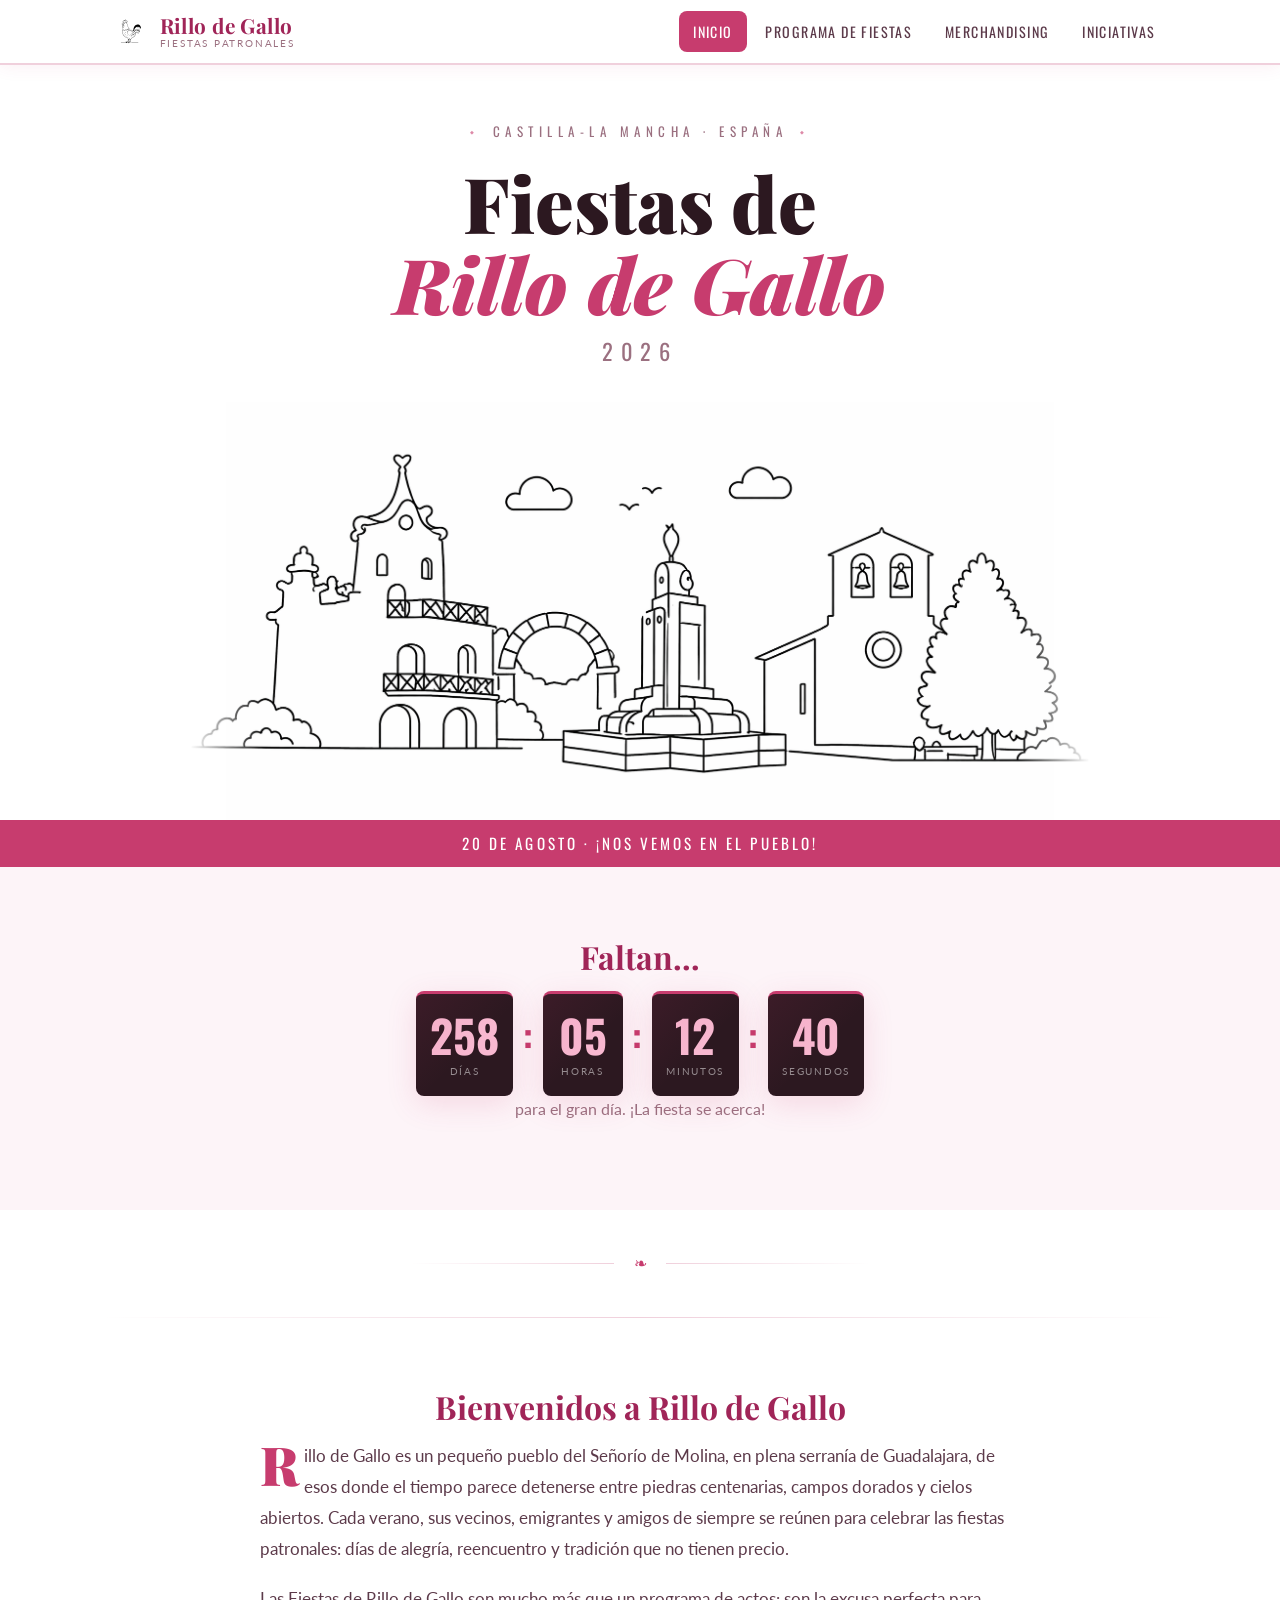
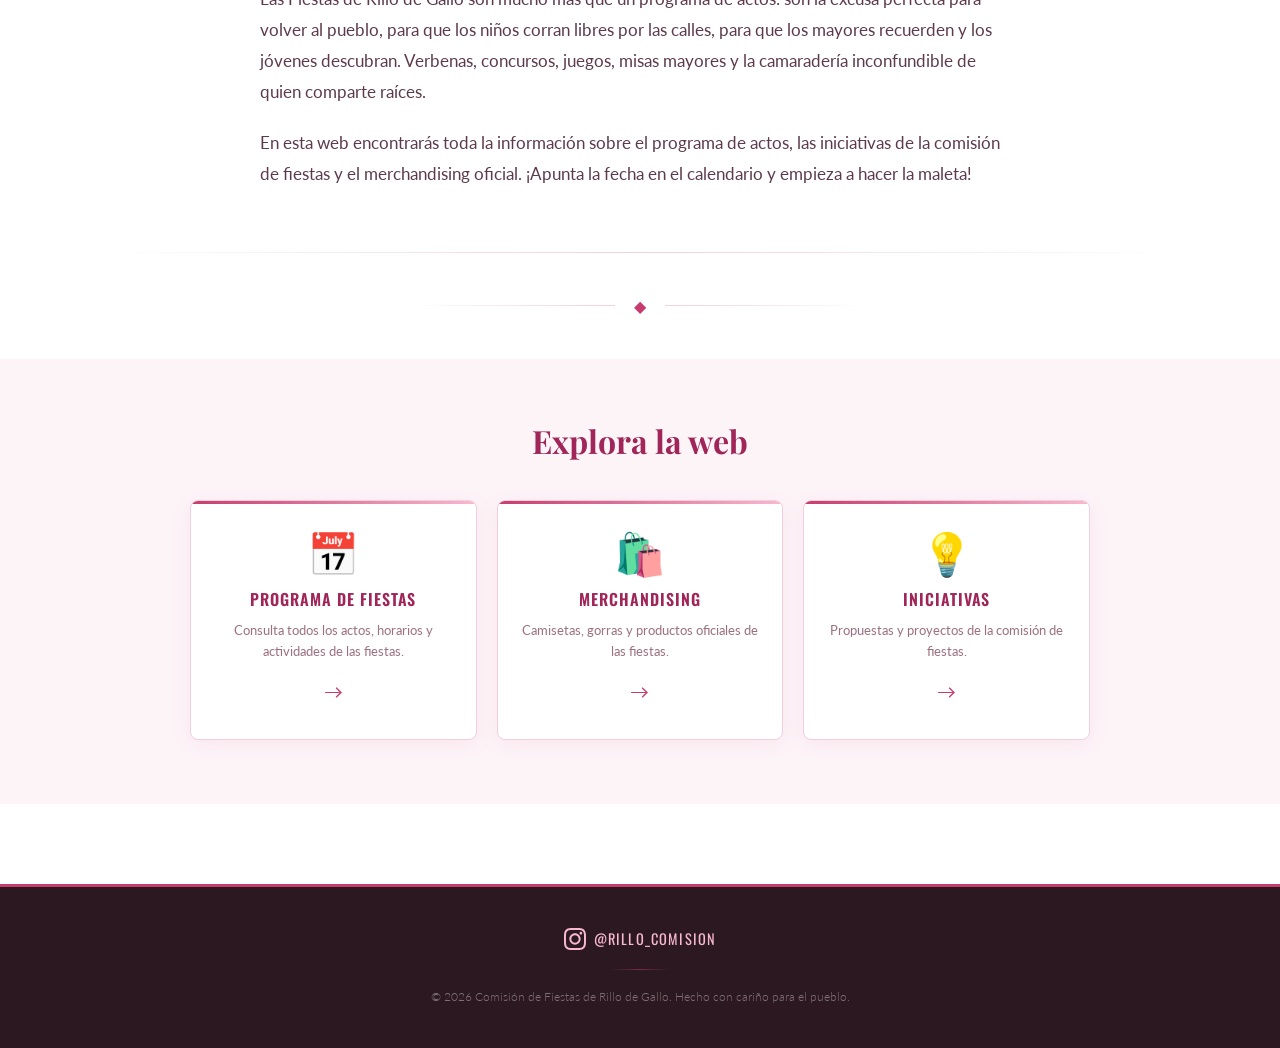
<file: index.html>
<!DOCTYPE html>
<html lang="es">
<head>
  <meta charset="UTF-8" />
  <meta name="viewport" content="width=device-width, initial-scale=1.0" />
  <meta name="description" content="Web oficial de las Fiestas de Rillo de Gallo, Castilla-La Mancha. Consulta el programa, la cuenta atrás y el merchandising de las fiestas." />
  <title>Fiestas de Rillo de Gallo</title>
  <link rel="stylesheet" href="style.css" />
</head>
<body>

  <!-- ========================================================
       HEADER
       ======================================================== -->
  <header class="site-header" role="banner">
    <div class="header-inner">

      <!-- Logo con gallo -->
      <a href="index.html" class="site-logo" aria-label="Inicio — Fiestas de Rillo de Gallo">
        <img src="gallo.svg" alt="" class="logo-rooster" aria-hidden="true" />
        <div class="logo-text">
          <span class="logo-main">Rillo de Gallo</span>
          <span class="logo-sub">Fiestas Patronales</span>
        </div>
      </a>

      <!-- Botón hamburguesa (visible sólo en móvil) -->
      <button
        id="nav-toggle"
        class="nav-toggle"
        aria-controls="site-nav"
        aria-expanded="false"
        aria-label="Abrir menú de navegación"
      >
        <span></span>
        <span></span>
        <span></span>
      </button>

      <!-- Navegación principal -->
      <nav id="site-nav" class="site-nav" aria-label="Navegación principal">
        <a href="index.html"         class="nav-link">Inicio</a>
        <a href="programa.html"      class="nav-link">Programa de Fiestas</a>
        <a href="merchandising.html" class="nav-link">Merchandising</a>
        <a href="iniciativas.html"   class="nav-link">Iniciativas</a>
      </nav>

    </div>
  </header>


  <!-- ========================================================
       HERO
       ======================================================== -->
  <section class="hero" aria-labelledby="hero-title">

    <p class="hero-eyebrow">Castilla-La Mancha · España</p>

    <h1 class="hero-title" id="hero-title">
      Fiestas de
      <span class="hero-title-accent">Rillo de Gallo</span>
    </h1>

    <!-- El año se rellena dinámicamente con JS -->
    <p class="hero-year" id="hero-year">2026</p>

    <!-- Ilustración del pueblo
         Guarda la imagen como "ilustracion.png" en esta misma carpeta -->
    <div class="hero-illustration-wrap">
      <img
        src="ilustracion.png"
        alt="Ilustración del pueblo de Rillo de Gallo: el castillo, el arco, el monumento y la iglesia"
        class="hero-illustration"
      />
    </div>

  </section>

  <!-- Barra de fecha debajo del hero -->
  <div class="hero-date-bar" aria-label="Fecha de las fiestas">
    20 de agosto · ¡Nos vemos en el pueblo!
  </div>


  <!-- ========================================================
       CUENTA ATRÁS
       ======================================================== -->
  <section class="countdown-section" aria-labelledby="countdown-title">
    <div class="container">

      <h2 class="section-title" id="countdown-title">Faltan…</h2>

      <!-- Grid de la cuenta atrás (se oculta si ya llegó el día) -->
      <div
        id="countdown-grid"
        class="countdown-grid"
        role="timer"
        aria-live="off"
        aria-label="Cuenta atrás hasta el 20 de agosto"
      >
        <div class="countdown-item">
          <span class="countdown-number" id="cd-days"  aria-label="Días">--</span>
          <span class="countdown-label">Días</span>
        </div>

        <span class="countdown-sep" aria-hidden="true">:</span>

        <div class="countdown-item">
          <span class="countdown-number" id="cd-hours" aria-label="Horas">--</span>
          <span class="countdown-label">Horas</span>
        </div>

        <span class="countdown-sep" aria-hidden="true">:</span>

        <div class="countdown-item">
          <span class="countdown-number" id="cd-mins"  aria-label="Minutos">--</span>
          <span class="countdown-label">Minutos</span>
        </div>

        <span class="countdown-sep" aria-hidden="true">:</span>

        <div class="countdown-item">
          <span class="countdown-number" id="cd-secs"  aria-label="Segundos">--</span>
          <span class="countdown-label">Segundos</span>
        </div>
      </div>

      <!-- Mensaje que aparece cuando llega el día (oculto por defecto) -->
      <p id="countdown-celebration" class="countdown-celebration" role="alert" aria-live="polite">
        🎉 ¡Hoy es el gran día! ¡Viva Rillo de Gallo! 🎊
      </p>

      <p class="section-subtitle">para el gran día. ¡La fiesta se acerca!</p>

    </div>
  </section>


  <!-- Separador ornamental -->
  <div class="ornament" aria-hidden="true">
    <span class="ornament-symbol">❧</span>
  </div>


  <!-- ========================================================
       BIENVENIDA
       ======================================================== -->
  <section class="welcome-section" aria-labelledby="welcome-title">
    <div class="container">
      <div class="welcome-inner">
        <h2 class="section-title" id="welcome-title">Bienvenidos a Rillo de Gallo</h2>

        <p>
          Rillo de Gallo es un pequeño pueblo del Señorío de Molina, en plena serranía de Guadalajara,
          de esos donde el tiempo parece detenerse entre piedras centenarias, campos dorados y cielos
          abiertos. Cada verano, sus vecinos, emigrantes y amigos de siempre se reúnen para celebrar
          las fiestas patronales: días de alegría, reencuentro y tradición que no tienen precio.
        </p>

        <p>
          Las Fiestas de Rillo de Gallo son mucho más que un programa de actos: son la excusa perfecta
          para volver al pueblo, para que los niños corran libres por las calles, para que los mayores
          recuerden y los jóvenes descubran. Verbenas, concursos, juegos, misas mayores y la camaradería
          inconfundible de quien comparte raíces.
        </p>

        <p>
          En esta web encontrarás toda la información sobre el programa de actos, las iniciativas
          de la comisión de fiestas y el merchandising oficial. ¡Apunta la fecha en el calendario
          y empieza a hacer la maleta!
        </p>
      </div>
    </div>
  </section>


  <!-- Separador ornamental -->
  <div class="ornament" aria-hidden="true">
    <span class="ornament-symbol">◆</span>
  </div>


  <!-- ========================================================
       TARJETAS DE ACCESO RÁPIDO
       ======================================================== -->
  <section class="cards-section" aria-labelledby="cards-title">
    <div class="container">

      <h2 class="section-title text-center" id="cards-title">Explora la web</h2>

      <div class="cards-grid">

        <a href="programa.html" class="card" aria-label="Ver el Programa de Fiestas">
          <span class="card-icon" aria-hidden="true">📅</span>
          <span class="card-title">Programa de Fiestas</span>
          <span class="card-desc">Consulta todos los actos, horarios y actividades de las fiestas.</span>
          <span class="card-arrow" aria-hidden="true">→</span>
        </a>

        <a href="merchandising.html" class="card" aria-label="Ver el Merchandising">
          <span class="card-icon" aria-hidden="true">🛍️</span>
          <span class="card-title">Merchandising</span>
          <span class="card-desc">Camisetas, gorras y productos oficiales de las fiestas.</span>
          <span class="card-arrow" aria-hidden="true">→</span>
        </a>

        <a href="iniciativas.html" class="card" aria-label="Ver las Iniciativas">
          <span class="card-icon" aria-hidden="true">💡</span>
          <span class="card-title">Iniciativas</span>
          <span class="card-desc">Propuestas y proyectos de la comisión de fiestas.</span>
          <span class="card-arrow" aria-hidden="true">→</span>
        </a>

      </div>
    </div>
  </section>


  <!-- ========================================================
       FOOTER
       ======================================================== -->
  <footer class="site-footer" role="contentinfo">
    <div class="footer-inner">

      <!-- Instagram -->
      <a
        href="https://www.instagram.com/rillo_comision/"
        target="_blank"
        rel="noopener noreferrer"
        class="footer-instagram"
        aria-label="Síguenos en Instagram (@rillo_comision) — se abre en pestaña nueva"
      >
        <!-- Icono de Instagram (SVG inline) -->
        <svg xmlns="http://www.w3.org/2000/svg" viewBox="0 0 24 24" aria-hidden="true" focusable="false">
          <path d="M12 2.163c3.204 0 3.584.012 4.85.07 3.252.148 4.771 1.691 4.919 4.919.058 1.265.069 1.645.069 4.849 0 3.205-.012 3.584-.069 4.849-.149 3.225-1.664 4.771-4.919 4.919-1.266.058-1.644.07-4.85.07-3.204 0-3.584-.012-4.849-.07-3.26-.149-4.771-1.699-4.919-4.92-.058-1.265-.07-1.644-.07-4.849 0-3.204.013-3.583.07-4.849.149-3.227 1.664-4.771 4.919-4.919 1.266-.057 1.645-.069 4.849-.069zm0-2.163c-3.259 0-3.667.014-4.947.072-4.358.2-6.78 2.618-6.98 6.98-.059 1.281-.073 1.689-.073 4.948 0 3.259.014 3.668.072 4.948.2 4.358 2.618 6.78 6.98 6.98 1.281.058 1.689.072 4.948.072 3.259 0 3.668-.014 4.948-.072 4.354-.2 6.782-2.618 6.979-6.98.059-1.28.073-1.689.073-4.948 0-3.259-.014-3.667-.072-4.947-.196-4.354-2.617-6.78-6.979-6.98-1.281-.059-1.69-.073-4.949-.073zm0 5.838c-3.403 0-6.162 2.759-6.162 6.162s2.759 6.163 6.162 6.163 6.162-2.759 6.162-6.163c0-3.403-2.759-6.162-6.162-6.162zm0 10.162c-2.209 0-4-1.79-4-4 0-2.209 1.791-4 4-4s4 1.791 4 4c0 2.21-1.791 4-4 4zm6.406-11.845c-.796 0-1.441.645-1.441 1.44s.645 1.44 1.441 1.44c.795 0 1.439-.645 1.439-1.44s-.644-1.44-1.439-1.44z"/>
        </svg>
        @rillo_comision
      </a>

      <hr class="footer-divider" aria-hidden="true" />

      <p class="footer-copy">
        &copy; <span id="footer-year">2026</span> Comisión de Fiestas de Rillo de Gallo.
        Hecho con cariño para el pueblo.
      </p>

    </div>
  </footer>


  <script src="script.js"></script>

  <script>
    /* Año dinámico en el hero y el footer */
    var year = new Date().getFullYear();
    var heroYear   = document.getElementById('hero-year');
    var footerYear = document.getElementById('footer-year');
    if (heroYear)   heroYear.textContent   = year;
    if (footerYear) footerYear.textContent = year;
  </script>

</body>
</html>
</file>
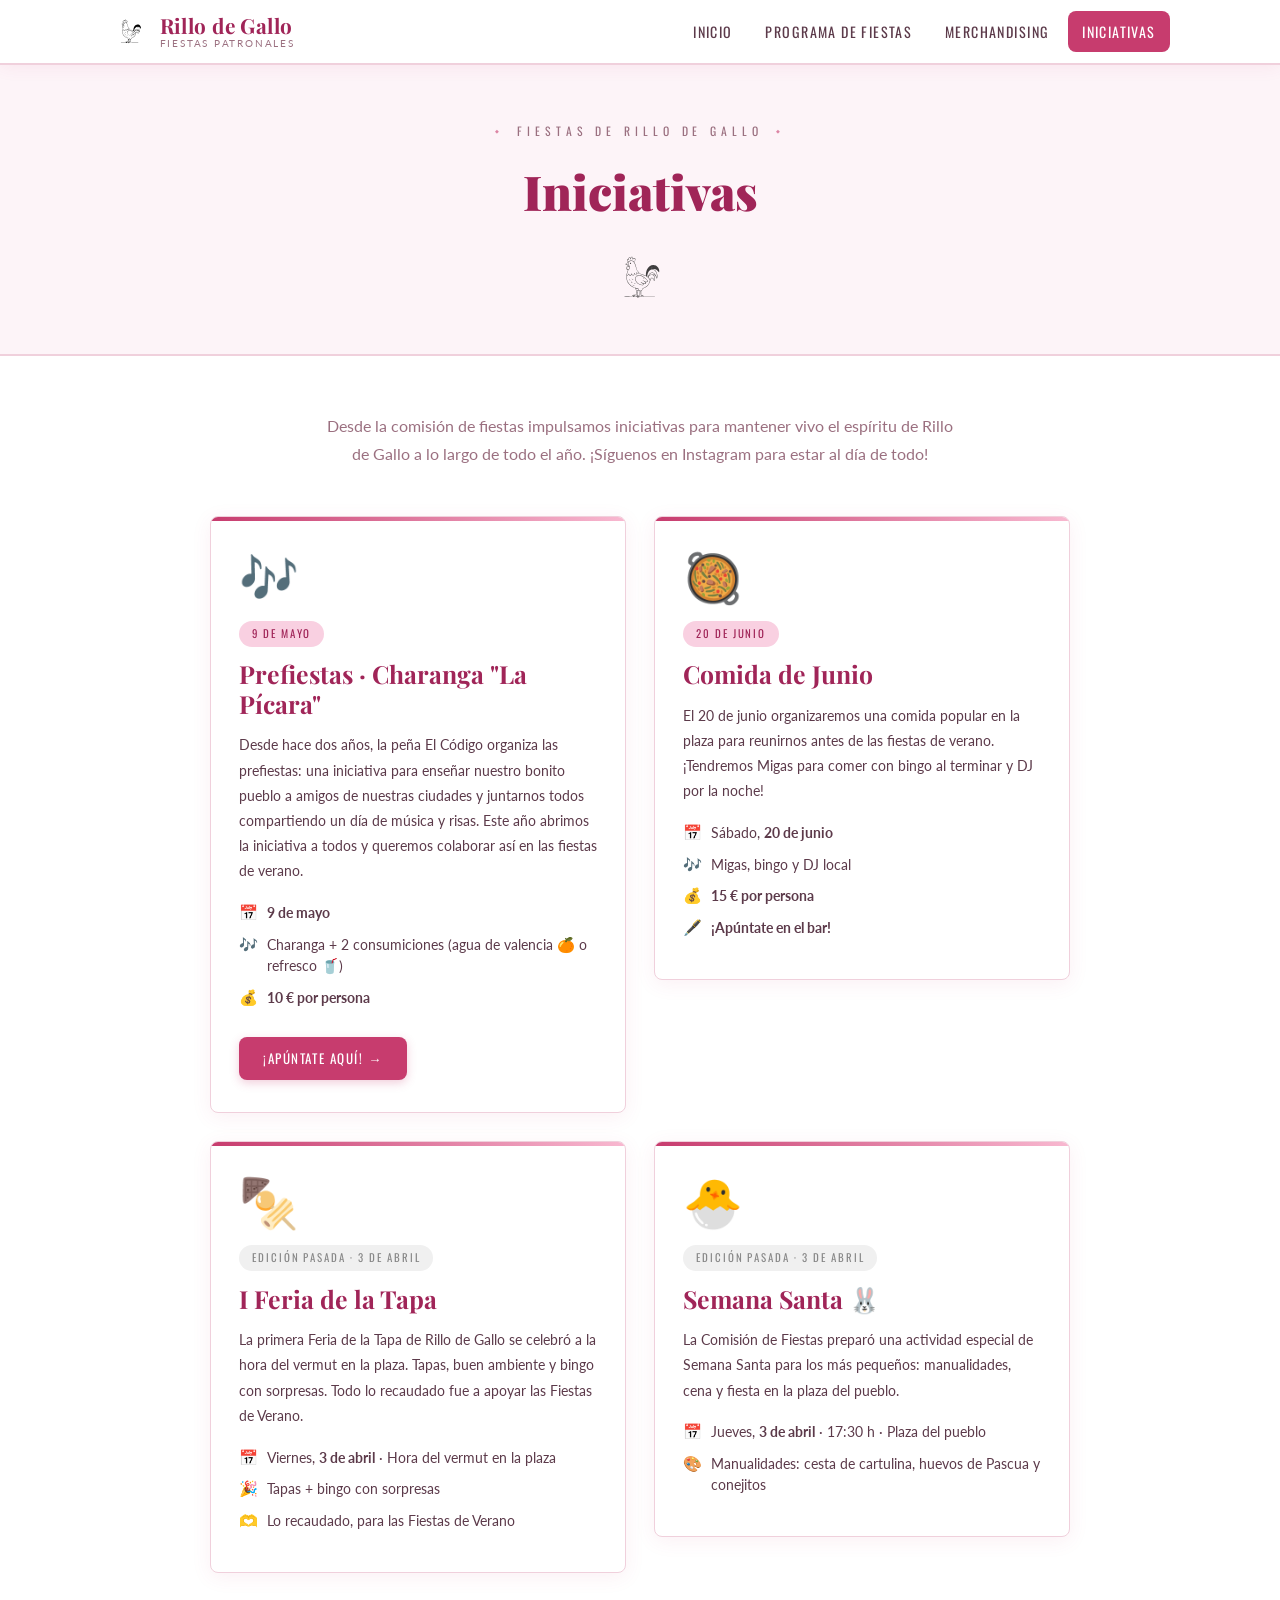
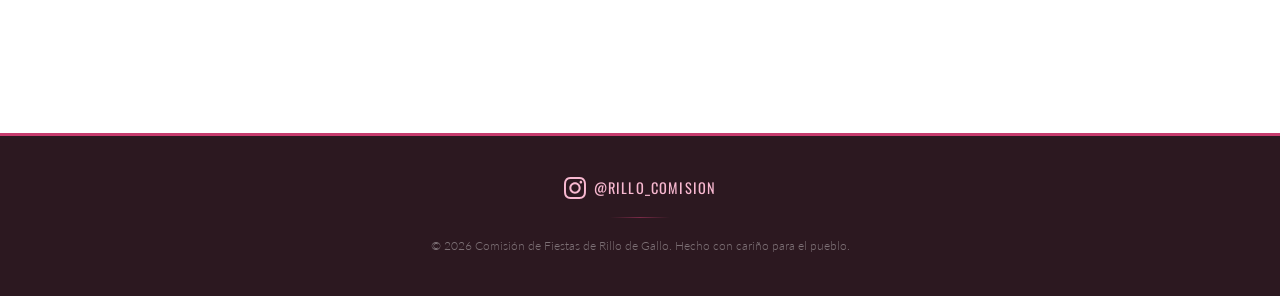
<file: iniciativas.html>
<!DOCTYPE html>
<html lang="es">
<head>
  <meta charset="UTF-8" />
  <meta name="viewport" content="width=device-width, initial-scale=1.0" />
  <meta name="description" content="Iniciativas y propuestas de la comisión de las Fiestas de Rillo de Gallo. Proyectos y actividades para el pueblo." />
  <title>Iniciativas · Rillo de Gallo</title>
  <link rel="stylesheet" href="style.css" />
</head>
<body>

  <!-- ========================================================
       HEADER
       ======================================================== -->
  <header class="site-header" role="banner">
    <div class="header-inner">

      <a href="index.html" class="site-logo" aria-label="Inicio — Fiestas de Rillo de Gallo">
        <img src="gallo.svg" alt="" class="logo-rooster" aria-hidden="true" />
        <div class="logo-text">
          <span class="logo-main">Rillo de Gallo</span>
          <span class="logo-sub">Fiestas Patronales</span>
        </div>
      </a>

      <button
        id="nav-toggle"
        class="nav-toggle"
        aria-controls="site-nav"
        aria-expanded="false"
        aria-label="Abrir menú de navegación"
      >
        <span></span>
        <span></span>
        <span></span>
      </button>

      <nav id="site-nav" class="site-nav" aria-label="Navegación principal">
        <a href="index.html"         class="nav-link">Inicio</a>
        <a href="programa.html"      class="nav-link">Programa de Fiestas</a>
        <a href="merchandising.html" class="nav-link">Merchandising</a>
        <a href="iniciativas.html"   class="nav-link">Iniciativas</a>
      </nav>

    </div>
  </header>


  <!-- ========================================================
       HERO DE SECCIÓN
       ======================================================== -->
  <section class="section-hero" aria-labelledby="page-title">
    <p class="section-hero-eyebrow">Fiestas de Rillo de Gallo</p>
    <h1 class="section-hero-title" id="page-title">Iniciativas</h1>
    <img src="gallo.svg" alt="" class="section-hero-rooster" aria-hidden="true" />
  </section>


  <!-- ========================================================
       INICIATIVAS
       ======================================================== -->
  <main class="initiatives-section" id="main-content">
    <div class="container">

      <p class="initiatives-intro">
        Desde la comisión de fiestas impulsamos iniciativas para mantener vivo
        el espíritu de Rillo de Gallo a lo largo de todo el año.
        ¡Síguenos en Instagram para estar al día de todo!
      </p>

      <div class="initiatives-grid">

        <!-- Prefiestas (primero, ya que la feria de la tapa ya ha pasado) -->
        <article class="initiative-card" aria-labelledby="init-prefiestas-title">
          <span class="initiative-icon" aria-hidden="true">🎶</span>
          <span class="initiative-tag">9 de mayo</span>
          <h2 class="initiative-title" id="init-prefiestas-title">Prefiestas · Charanga "La Pícara"</h2>

          <p class="initiative-desc">
            Desde hace dos años, la peña El Código organiza las prefiestas: una iniciativa
            para enseñar nuestro bonito pueblo a amigos de nuestras ciudades y juntarnos
            todos compartiendo un día de música y risas. Este año abrimos la iniciativa
            a todos y queremos colaborar así en las fiestas de verano.
          </p>

          <ul class="initiative-details" aria-label="Detalles del evento">
            <li class="initiative-detail-item">
              <span class="detail-icon" aria-hidden="true">📅</span>
              <span><strong>9 de mayo</strong></span>
            </li>
            <li class="initiative-detail-item">
              <span class="detail-icon" aria-hidden="true">🎶</span>
              <span>Charanga + 2 consumiciones (agua de valencia 🍊 o refresco 🥤)</span>
            </li>
            <li class="initiative-detail-item">
              <span class="detail-icon" aria-hidden="true">💰</span>
              <span><strong>10 € por persona</strong></span>
            </li>
          </ul>

          <a
            href="https://forms.gle/rQL1A2M51sM21gEm8"
            target="_blank"
            rel="noopener noreferrer"
            class="initiative-cta"
            aria-label="Apuntarse a las Prefiestas — se abre en pestaña nueva"
          >
            ¡Apúntate aquí! →
          </a>
        </article>
        <!-- comida junio -->
        <article class="initiative-card" aria-labelledby="init-prefiestas-title">
          <span class="initiative-icon" aria-hidden="true">🥘</span>
          <span class="initiative-tag">20 de Junio</span>
          <h2 class="initiative-title" id="init-prefiestas-title">Comida de Junio</h2>

          <p class="initiative-desc">
            El 20 de junio organizaremos una comida popular en la plaza para reunirnos antes de las fiestas de verano. ¡Tendremos Migas para comer con bingo al terminar y DJ por la noche!
          </p>

          <ul class="initiative-details" aria-label="Detalles del evento">
            <li class="initiative-detail-item">
              <span class="detail-icon" aria-hidden="true">📅</span>
              <span>Sábado, <strong>20 de junio</strong></span>
            </li>
            <li class="initiative-detail-item">
              <span class="detail-icon" aria-hidden="true">🎶</span>
              <span>Migas, bingo y DJ local</span>
            </li>
            <li class="initiative-detail-item">
              <span class="detail-icon" aria-hidden="true">💰</span>
              <span><strong>15 € por persona</strong></span>
            </li>
            <li class="initiative-detail-item">
              <span class="detail-icon" aria-hidden="true">🖋️</span>
              <span><strong>¡Apúntate en el bar!</strong></span>
            </li>
          </ul>

        </article>
        <!-- Feria de la tapa (edición pasada) -->
        <article class="initiative-card" aria-labelledby="init-tapa-title">
          <span class="initiative-icon" aria-hidden="true">🍢</span>
          <span class="initiative-tag initiative-tag--past">Edición pasada · 3 de abril</span>
          <h2 class="initiative-title" id="init-tapa-title">I Feria de la Tapa</h2>

          <p class="initiative-desc">
            La primera Feria de la Tapa de Rillo de Gallo se celebró a la hora del vermut
            en la plaza. Tapas, buen ambiente y bingo con sorpresas. Todo lo recaudado
            fue a apoyar las Fiestas de Verano.
          </p>

          <ul class="initiative-details" aria-label="Detalles del evento">
            <li class="initiative-detail-item">
              <span class="detail-icon" aria-hidden="true">📅</span>
              <span>Viernes, <strong>3 de abril</strong> · Hora del vermut en la plaza</span>
            </li>
            <li class="initiative-detail-item">
              <span class="detail-icon" aria-hidden="true">🎉</span>
              <span>Tapas + bingo con sorpresas</span>
            </li>
            <li class="initiative-detail-item">
              <span class="detail-icon" aria-hidden="true">🫶</span>
              <span>Lo recaudado, para las Fiestas de Verano</span>
            </li>
          </ul>
        </article>

        <!-- Semana Santa (edición pasada) -->
        <article class="initiative-card" aria-labelledby="init-semana-santa-title">
          <span class="initiative-icon" aria-hidden="true">🐣</span>
          <span class="initiative-tag initiative-tag--past">Edición pasada · 3 de abril</span>
          <h2 class="initiative-title" id="init-semana-santa-title">Semana Santa 🐰</h2>

          <p class="initiative-desc">
            La Comisión de Fiestas preparó una actividad especial de Semana Santa para los
            más pequeños: manualidades, cena y fiesta en la plaza del pueblo.
          </p>

          <ul class="initiative-details" aria-label="Detalles del evento">
            <li class="initiative-detail-item">
              <span class="detail-icon" aria-hidden="true">📅</span>
              <span>Jueves, <strong>3 de abril</strong> · 17:30 h · Plaza del pueblo</span>
            </li>
            <li class="initiative-detail-item">
              <span class="detail-icon" aria-hidden="true">🎨</span>
              <span>Manualidades: cesta de cartulina, huevos de Pascua y conejitos</span>
            </li>
          </ul>
        </article>

      </div>
    </div>
  </main>


  <!-- ========================================================
       FOOTER
       ======================================================== -->
  <footer class="site-footer" role="contentinfo">
    <div class="footer-inner">

      <a
        href="https://www.instagram.com/rillo_comision/"
        target="_blank"
        rel="noopener noreferrer"
        class="footer-instagram"
        aria-label="Síguenos en Instagram (@rillo_comision) — se abre en pestaña nueva"
      >
        <svg xmlns="http://www.w3.org/2000/svg" viewBox="0 0 24 24" aria-hidden="true" focusable="false">
          <path d="M12 2.163c3.204 0 3.584.012 4.85.07 3.252.148 4.771 1.691 4.919 4.919.058 1.265.069 1.645.069 4.849 0 3.205-.012 3.584-.069 4.849-.149 3.225-1.664 4.771-4.919 4.919-1.266.058-1.644.07-4.85.07-3.204 0-3.584-.012-4.849-.07-3.26-.149-4.771-1.699-4.919-4.92-.058-1.265-.07-1.644-.07-4.849 0-3.204.013-3.583.07-4.849.149-3.227 1.664-4.771 4.919-4.919 1.266-.057 1.645-.069 4.849-.069zm0-2.163c-3.259 0-3.667.014-4.947.072-4.358.2-6.78 2.618-6.98 6.98-.059 1.281-.073 1.689-.073 4.948 0 3.259.014 3.668.072 4.948.2 4.358 2.618 6.78 6.98 6.98 1.281.058 1.689.072 4.948.072 3.259 0 3.668-.014 4.948-.072 4.354-.2 6.782-2.618 6.979-6.98.059-1.28.073-1.689.073-4.948 0-3.259-.014-3.667-.072-4.947-.196-4.354-2.617-6.78-6.979-6.98-1.281-.059-1.69-.073-4.949-.073zm0 5.838c-3.403 0-6.162 2.759-6.162 6.162s2.759 6.163 6.162 6.163 6.162-2.759 6.162-6.163c0-3.403-2.759-6.162-6.162-6.162zm0 10.162c-2.209 0-4-1.79-4-4 0-2.209 1.791-4 4-4s4 1.791 4 4c0 2.21-1.791 4-4 4zm6.406-11.845c-.796 0-1.441.645-1.441 1.44s.645 1.44 1.441 1.44c.795 0 1.439-.645 1.439-1.44s-.644-1.44-1.439-1.44z"/>
        </svg>
        @rillo_comision
      </a>

      <hr class="footer-divider" aria-hidden="true" />

      <p class="footer-copy">
        &copy; <span id="footer-year">2026</span> Comisión de Fiestas de Rillo de Gallo.
        Hecho con cariño para el pueblo.
      </p>

    </div>
  </footer>


  <script src="script.js"></script>
  <script>
    var footerYear = document.getElementById('footer-year');
    if (footerYear) footerYear.textContent = new Date().getFullYear();
  </script>

</body>
</html>
</file>
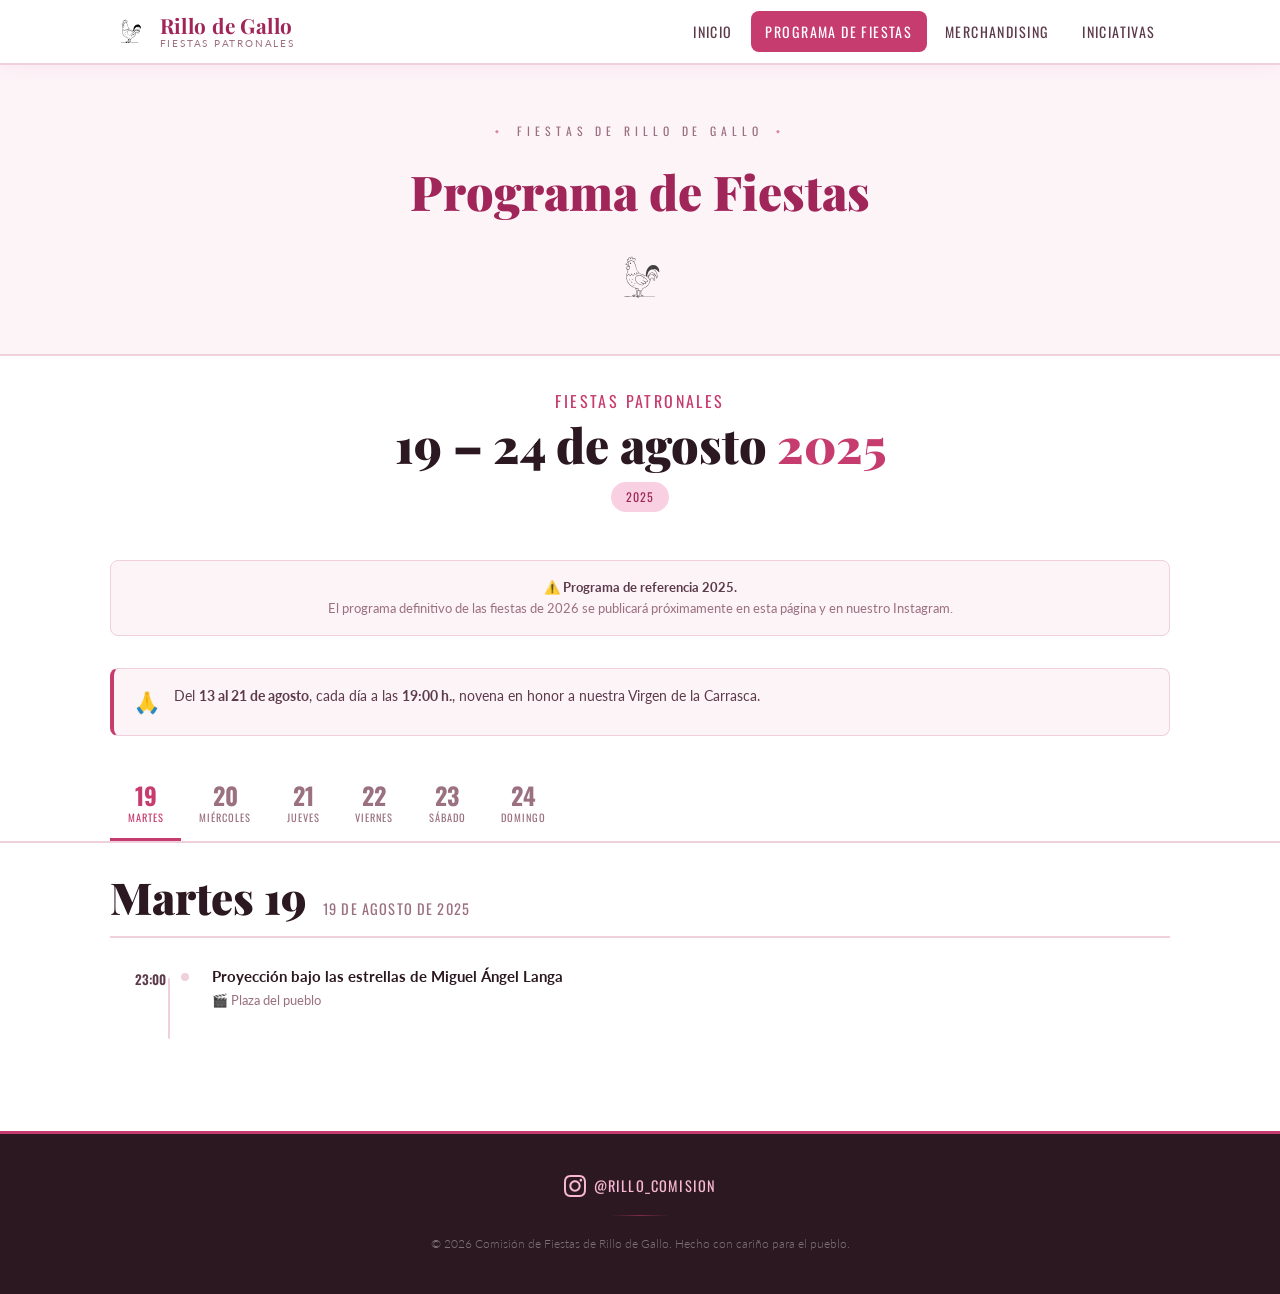
<file: programa.html>
<!DOCTYPE html>
<html lang="es">
<head>
  <meta charset="UTF-8" />
  <meta name="viewport" content="width=device-width, initial-scale=1.0" />
  <meta name="description" content="Programa completo de las Fiestas de Rillo de Gallo 2025. Consulta horarios y actividades del 19 al 24 de agosto." />
  <title>Programa de Fiestas · Rillo de Gallo</title>
  <link rel="stylesheet" href="style.css" />
  <style>
    /* ============================================================
       PROGRAMA DE FIESTAS — estilos específicos
       ============================================================ */

    /* ---- Intro de fecha ---- */
    .program-dates-bar {
      text-align: center;
      padding: 2rem 0 0;
    }
    .program-dates-bar__label {
      font-family: var(--font-heading);
      font-size: 1rem;
      letter-spacing: 0.15em;
      text-transform: uppercase;
      color: var(--color-primary);
    }
    .program-dates-bar__range {
      font-family: var(--font-display);
      font-size: clamp(1.6rem, 5vw, 3rem);
      font-weight: 900;
      color: var(--color-text);
      line-height: 1.1;
      margin-top: 0.2rem;
    }
    .program-dates-bar__year {
      color: var(--color-primary);
    }
    .program-dates-bar__note {
      display: inline-block;
      margin-top: 0.75rem;
      background: var(--color-primary-light);
      color: var(--color-primary-dark);
      font-family: var(--font-heading);
      font-size: 0.75rem;
      letter-spacing: 0.1em;
      text-transform: uppercase;
      padding: 0.3rem 0.9rem;
      border-radius: 999px;
    }

    /* ---- Novena banner ---- */
    .novena-banner {
      display: flex;
      align-items: flex-start;
      gap: 0.9rem;
      background: var(--color-bg-soft);
      border: 1px solid var(--color-border);
      border-left: 4px solid var(--color-primary);
      border-radius: var(--radius);
      padding: 1rem 1.25rem;
      margin: 2rem 0;
      font-size: 0.88rem;
      color: var(--color-text-mid);
      line-height: 1.55;
    }
    .novena-banner__icon {
      font-size: 1.3rem;
      flex-shrink: 0;
      margin-top: 0.1rem;
    }

    /* ---- Live section ---- */
    .live-section {
      background: linear-gradient(135deg, var(--color-primary-dark) 0%, var(--color-primary) 100%);
      border-radius: calc(var(--radius) * 2);
      padding: 1.5rem 1.75rem;
      margin-bottom: 2rem;
      color: #fff;
    }
    .live-header {
      display: flex;
      align-items: center;
      justify-content: space-between;
      margin-bottom: 1.25rem;
    }
    .live-badge {
      display: inline-flex;
      align-items: center;
      gap: 0.5rem;
      background: rgba(255,255,255,0.2);
      border-radius: 999px;
      padding: 0.3rem 0.85rem;
      font-family: var(--font-heading);
      font-size: 0.8rem;
      letter-spacing: 0.1em;
      text-transform: uppercase;
    }
    .live-badge::before {
      content: '';
      width: 8px;
      height: 8px;
      background: #ff6b6b;
      border-radius: 50%;
      flex-shrink: 0;
      animation: blink 1.4s ease-in-out infinite;
    }
    @keyframes blink {
      0%, 100% { opacity: 1; transform: scale(1); }
      50%       { opacity: 0.4; transform: scale(0.65); }
    }
    .live-clock {
      font-family: var(--font-heading);
      font-size: 1rem;
      letter-spacing: 0.05em;
      opacity: 0.85;
    }
    .live-now-label {
      font-family: var(--font-heading);
      font-size: 0.7rem;
      letter-spacing: 0.14em;
      text-transform: uppercase;
      opacity: 0.72;
      margin-bottom: 0.35rem;
    }
    .live-now-title {
      font-family: var(--font-display);
      font-size: clamp(1.1rem, 4vw, 1.6rem);
      font-weight: 700;
      line-height: 1.25;
    }
    .live-now-time {
      font-family: var(--font-heading);
      font-size: 0.9rem;
      opacity: 0.8;
      margin-top: 0.25rem;
    }
    .live-free-title {
      font-family: var(--font-display);
      font-size: 1.35rem;
      font-weight: 700;
    }
    .live-free-text {
      font-size: 0.875rem;
      opacity: 0.8;
      margin-top: 0.3rem;
    }
    .live-next-block {
      border-top: 1px solid rgba(255,255,255,0.22);
      margin-top: 1.1rem;
      padding-top: 1rem;
    }
    .live-next-label {
      font-family: var(--font-heading);
      font-size: 0.7rem;
      letter-spacing: 0.14em;
      text-transform: uppercase;
      opacity: 0.72;
      margin-bottom: 0.6rem;
    }
    .live-next-item {
      display: flex;
      align-items: baseline;
      gap: 0.75rem;
      margin-bottom: 0.45rem;
      font-size: 0.875rem;
    }
    .live-next-time {
      font-family: var(--font-heading);
      font-size: 0.82rem;
      min-width: 2.8rem;
      opacity: 0.75;
      flex-shrink: 0;
    }

    /* ---- Day tabs ---- */
    .day-tabs-wrapper {
      position: sticky;
      top: 68px;
      z-index: 100;
      background: var(--color-bg);
      border-bottom: 2px solid var(--color-border);
      margin: 0 0 2rem;
    }
    .day-tabs-inner {
      display: flex;
      overflow-x: auto;
      scrollbar-width: none;
      -webkit-overflow-scrolling: touch;
    }
    .day-tabs-inner::-webkit-scrollbar { display: none; }
    .day-tab {
      flex-shrink: 0;
      background: none;
      border: none;
      border-bottom: 3px solid transparent;
      cursor: pointer;
      padding: 0.85rem 1.1rem;
      font-family: var(--font-heading);
      color: var(--color-text-light);
      transition: color var(--transition), border-color var(--transition);
      display: flex;
      flex-direction: column;
      align-items: center;
      gap: 0.1rem;
      line-height: 1.2;
    }
    .day-tab__num {
      font-size: 1.5rem;
      font-weight: 700;
    }
    .day-tab__name {
      font-size: 0.65rem;
      letter-spacing: 0.1em;
      text-transform: uppercase;
    }
    .day-tab:hover { color: var(--color-primary); }
    .day-tab[aria-selected="true"] {
      color: var(--color-primary);
      border-bottom-color: var(--color-primary);
    }
    .day-tab.is-today { color: var(--color-primary-dark); }

    /* ---- Schedule panels ---- */
    .schedule-panel { display: none; }
    .schedule-panel.is-active { display: block; }

    .schedule-day-header {
      display: flex;
      flex-wrap: wrap;
      align-items: baseline;
      gap: 0.5rem 1rem;
      margin-bottom: 1.75rem;
      padding-bottom: 1rem;
      border-bottom: 2px solid var(--color-border);
    }
    .schedule-day-name {
      font-family: var(--font-display);
      font-size: clamp(1.8rem, 6vw, 2.75rem);
      font-weight: 900;
      color: var(--color-text);
      line-height: 1;
    }
    .schedule-day-date {
      font-family: var(--font-heading);
      font-size: 0.9rem;
      color: var(--color-text-light);
      text-transform: uppercase;
      letter-spacing: 0.08em;
    }

    /* Timeline */
    .schedule-list {
      list-style: none;
      position: relative;
      padding-bottom: 1rem;
    }
    .schedule-list::before {
      content: '';
      position: absolute;
      left: 3.6rem;
      top: 0.75rem;
      bottom: 0.75rem;
      width: 2px;
      background: var(--color-border);
      border-radius: 2px;
    }

    .schedule-item {
      display: grid;
      grid-template-columns: 3.5rem 1.25rem 1fr;
      column-gap: 0.8rem;
      align-items: start;
      margin-bottom: 1.5rem;
      position: relative;
    }
    .schedule-item__time {
      font-family: var(--font-heading);
      font-size: 0.82rem;
      font-weight: 600;
      color: var(--color-text-mid);
      text-align: right;
      line-height: 1.4;
      padding-top: 0.2rem;
    }
    .schedule-item__time-end {
      display: block;
      font-size: 0.72rem;
      opacity: 0.7;
    }
    .schedule-item__dot {
      width: 12px;
      height: 12px;
      border-radius: 50%;
      background: var(--color-border);
      border: 2px solid var(--color-bg);
      margin-top: 0.3rem;
      position: relative;
      z-index: 1;
      flex-shrink: 0;
      transition: box-shadow 0.3s, background 0.3s;
    }
    .schedule-item__title {
      font-size: 0.93rem;
      font-weight: 700;
      color: var(--color-text);
      line-height: 1.4;
    }
    .schedule-item__sub {
      font-size: 0.8rem;
      color: var(--color-text-light);
      margin-top: 0.15rem;
    }

    /* Live states (applied by JS during festival) */
    .schedule-item.is-past .schedule-item__dot  { background: var(--color-border) !important; }
    .schedule-item.is-past .schedule-item__title,
    .schedule-item.is-past .schedule-item__time  { opacity: 0.38; }

    .schedule-item.is-now .schedule-item__dot {
      background: var(--color-primary) !important;
      border-color: var(--color-primary-light);
      width: 16px;
      height: 16px;
      margin-top: 0.15rem;
      animation: pulse-now 2s ease-in-out infinite;
    }
    .schedule-item.is-now .schedule-item__title { color: var(--color-primary-dark); }
    .schedule-item.is-now .schedule-item__time  { color: var(--color-primary); }
    @keyframes pulse-now {
      0%, 100% { box-shadow: 0 0 0 3px var(--color-primary-light); }
      50%       { box-shadow: 0 0 0 7px var(--color-accent); }
    }

    /* Midnight separator */
    .schedule-midnight {
      grid-column: 1 / -1;
      display: flex;
      align-items: center;
      gap: 0.75rem;
      margin: 1rem 0 1.25rem;
      color: var(--color-text-light);
      font-size: 0.72rem;
      font-family: var(--font-heading);
      letter-spacing: 0.12em;
      text-transform: uppercase;
      list-style: none;
    }
    .schedule-midnight::before,
    .schedule-midnight::after {
      content: '';
      flex: 1;
      height: 1px;
      background: var(--color-border);
    }

    /* ---- Reference note ---- */
    .program-ref-note {
      margin-top: 3rem;
      padding: 1rem 1.25rem;
      background: var(--color-bg-soft);
      border: 1px solid var(--color-border);
      border-radius: var(--radius);
      font-size: 0.82rem;
      color: var(--color-text-light);
      text-align: center;
      line-height: 1.6;
    }
    .program-ref-note strong { color: var(--color-text-mid); }

    @media (max-width: 400px) {
      .schedule-list::before { left: 3.1rem; }
      .schedule-item { grid-template-columns: 3rem 1.25rem 1fr; }
      .schedule-item__time { font-size: 0.75rem; }
    }
  </style>
</head>
<body>

  <!-- ========================================================
       HEADER
       ======================================================== -->
  <header class="site-header" role="banner">
    <div class="header-inner">

      <a href="index.html" class="site-logo" aria-label="Inicio — Fiestas de Rillo de Gallo">
        <img src="gallo.svg" alt="" class="logo-rooster" aria-hidden="true" />
        <div class="logo-text">
          <span class="logo-main">Rillo de Gallo</span>
          <span class="logo-sub">Fiestas Patronales</span>
        </div>
      </a>

      <button
        id="nav-toggle"
        class="nav-toggle"
        aria-controls="site-nav"
        aria-expanded="false"
        aria-label="Abrir menú de navegación"
      >
        <span></span>
        <span></span>
        <span></span>
      </button>

      <nav id="site-nav" class="site-nav" aria-label="Navegación principal">
        <a href="index.html"         class="nav-link">Inicio</a>
        <a href="programa.html"      class="nav-link">Programa de Fiestas</a>
        <a href="merchandising.html" class="nav-link">Merchandising</a>
        <a href="iniciativas.html"   class="nav-link">Iniciativas</a>
      </nav>

    </div>
  </header>


  <!-- ========================================================
       HERO
       ======================================================== -->
  <section class="section-hero" aria-labelledby="page-title">
    <p class="section-hero-eyebrow">Fiestas de Rillo de Gallo</p>
    <h1 class="section-hero-title" id="page-title">Programa de Fiestas</h1>
    <img src="gallo.svg" alt="" class="section-hero-rooster" aria-hidden="true" />
  </section>


  <!-- ========================================================
       MAIN
       ======================================================== -->
  <main id="main-content">

    <div class="container">

      <!-- Dates bar -->
      <div class="program-dates-bar">
        <p class="program-dates-bar__label">Fiestas Patronales</p>
        <p class="program-dates-bar__range">19 – 24 de agosto <span class="program-dates-bar__year">2025</span></p>
        <span class="program-dates-bar__note">2025</span>
      </div>
      <!-- Reference note -->
      <p class="program-ref-note">
        <strong>⚠️ Programa de referencia 2025.</strong><br>
        El programa definitivo de las fiestas de 2026 se publicará próximamente en esta página y en nuestro Instagram.
      </p>
      <!-- Novena -->
      <div class="novena-banner" role="note" aria-label="Novena">
        <span class="novena-banner__icon" aria-hidden="true">🙏</span>
        <span>Del <strong>13 al 21 de agosto</strong>, cada día a las <strong>19:00&nbsp;h.</strong>, novena en honor a nuestra Virgen de la Carrasca.</span>
      </div>

      <!-- Live section (hidden outside festival) -->
      <section
        class="live-section"
        id="live-section"
        aria-live="polite"
        aria-atomic="true"
        aria-label="Qué está pasando ahora en las fiestas"
        hidden
      >
        <div class="live-header">
          <span class="live-badge">En directo</span>
          <span class="live-clock" id="live-clock"></span>
        </div>
        <div id="live-body"></div>
      </section>

    </div><!-- /.container -->


    <!-- Day tabs — sticky below site header -->
    <div class="day-tabs-wrapper" role="navigation" aria-label="Seleccionar día">
      <div class="container">
        <div class="day-tabs-inner" role="tablist" aria-label="Días de las fiestas">

          <button class="day-tab" role="tab" aria-selected="true"  aria-controls="panel-mar19" id="tab-mar19">
            <span class="day-tab__num">19</span>
            <span class="day-tab__name">Martes</span>
          </button>
          <button class="day-tab" role="tab" aria-selected="false" aria-controls="panel-mie20" id="tab-mie20">
            <span class="day-tab__num">20</span>
            <span class="day-tab__name">Miércoles</span>
          </button>
          <button class="day-tab" role="tab" aria-selected="false" aria-controls="panel-jue21" id="tab-jue21">
            <span class="day-tab__num">21</span>
            <span class="day-tab__name">Jueves</span>
          </button>
          <button class="day-tab" role="tab" aria-selected="false" aria-controls="panel-vie22" id="tab-vie22">
            <span class="day-tab__num">22</span>
            <span class="day-tab__name">Viernes</span>
          </button>
          <button class="day-tab" role="tab" aria-selected="false" aria-controls="panel-sab23" id="tab-sab23">
            <span class="day-tab__num">23</span>
            <span class="day-tab__name">Sábado</span>
          </button>
          <button class="day-tab" role="tab" aria-selected="false" aria-controls="panel-dom24" id="tab-dom24">
            <span class="day-tab__num">24</span>
            <span class="day-tab__name">Domingo</span>
          </button>

        </div>
      </div>
    </div>


    <div class="container">

      <!-- ====================================================
           MARTES 19
           ==================================================== -->
      <section
        class="schedule-panel is-active"
        id="panel-mar19"
        role="tabpanel"
        aria-labelledby="tab-mar19"
        data-date="2025-08-19"
      >
        <div class="schedule-day-header">
          <h2 class="schedule-day-name">Martes 19</h2>
          <span class="schedule-day-date">19 de agosto de 2025</span>
        </div>

        <ul class="schedule-list">
          <li class="schedule-item" data-time="23:00">
            <span class="schedule-item__time">23:00</span>
            <span class="schedule-item__dot" aria-hidden="true"></span>
            <div class="schedule-item__content">
              <p class="schedule-item__title">Proyección bajo las estrellas de Miguel Ángel Langa</p>
              <p class="schedule-item__sub">🎬 Plaza del pueblo</p>
            </div>
          </li>
        </ul>
      </section>


      <!-- ====================================================
           MIÉRCOLES 20
           ==================================================== -->
      <section
        class="schedule-panel"
        id="panel-mie20"
        role="tabpanel"
        aria-labelledby="tab-mie20"
        data-date="2025-08-20"
      >
        <div class="schedule-day-header">
          <h2 class="schedule-day-name">Miércoles 20</h2>
          <span class="schedule-day-date">20 de agosto de 2025</span>
        </div>

        <ul class="schedule-list">
          <li class="schedule-item" data-time="09:00">
            <span class="schedule-item__time">09:00</span>
            <span class="schedule-item__dot" aria-hidden="true"></span>
            <div class="schedule-item__content">
              <p class="schedule-item__title">Torneo de pádel</p>
              <p class="schedule-item__sub">🏓 Pistas de Molina</p>
            </div>
          </li>
          <li class="schedule-item" data-time="11:00">
            <span class="schedule-item__time">11:00</span>
            <span class="schedule-item__dot" aria-hidden="true"></span>
            <div class="schedule-item__content">
              <p class="schedule-item__title">Actividad infantil «Paseo por el pasado»</p>
              <p class="schedule-item__sub">🚲 Salida en bicicleta desde la plaza</p>
            </div>
          </li>
          <li class="schedule-item" data-time="19:30">
            <span class="schedule-item__time">19:30</span>
            <span class="schedule-item__dot" aria-hidden="true"></span>
            <div class="schedule-item__content">
              <p class="schedule-item__title">Got talent rillano</p>
              <p class="schedule-item__sub">🌟 ¡Demuestra tu talento!</p>
            </div>
          </li>
          <li class="schedule-item" data-time="21:30">
            <span class="schedule-item__time">21:30</span>
            <span class="schedule-item__dot" aria-hidden="true"></span>
            <div class="schedule-item__content">
              <p class="schedule-item__title">Cena para niñ@s en la plaza</p>
              <p class="schedule-item__sub">🍽️ Plaza del pueblo</p>
            </div>
          </li>
          <li class="schedule-item" data-time="21:30">
            <span class="schedule-item__time">21:30</span>
            <span class="schedule-item__dot" aria-hidden="true"></span>
            <div class="schedule-item__content">
              <p class="schedule-item__title">Cine para tod@s en la plaza</p>
              <p class="schedule-item__sub">🎥 Proyección al aire libre</p>
            </div>
          </li>
        </ul>
      </section>


      <!-- ====================================================
           JUEVES 21
           ==================================================== -->
      <section
        class="schedule-panel"
        id="panel-jue21"
        role="tabpanel"
        aria-labelledby="tab-jue21"
        data-date="2025-08-21"
      >
        <div class="schedule-day-header">
          <h2 class="schedule-day-name">Jueves 21</h2>
          <span class="schedule-day-date">21 de agosto de 2025</span>
        </div>

        <ul class="schedule-list">
          <li class="schedule-item" data-time="11:00">
            <span class="schedule-item__time">11:00</span>
            <span class="schedule-item__dot" aria-hidden="true"></span>
            <div class="schedule-item__content">
              <p class="schedule-item__title">Salida en romería a la Fuente del Cura</p>
              <p class="schedule-item__sub">⛪ Romería</p>
            </div>
          </li>
          <li class="schedule-item" data-time="12:00">
            <span class="schedule-item__time">12:00</span>
            <span class="schedule-item__dot" aria-hidden="true"></span>
            <div class="schedule-item__content">
              <p class="schedule-item__title">Misa en la naturaleza en honor a la Virgen de la Carrasca</p>
            </div>
          </li>
          <li class="schedule-item" data-time="13:00">
            <span class="schedule-item__time">13:00</span>
            <span class="schedule-item__dot" aria-hidden="true"></span>
            <div class="schedule-item__content">
              <p class="schedule-item__title">Aperitivo en el Borbollón</p>
              <p class="schedule-item__sub">🥂 Fuente del Cura</p>
            </div>
          </li>
          <li class="schedule-item" data-time="14:30">
            <span class="schedule-item__time">14:30</span>
            <span class="schedule-item__dot" aria-hidden="true"></span>
            <div class="schedule-item__content">
              <p class="schedule-item__title">Comida en la Fuente del Cura</p>
              <p class="schedule-item__sub">🍽️ Fuente del Cura</p>
            </div>
          </li>
          <li class="schedule-item" data-time="17:00">
            <span class="schedule-item__time">17:00</span>
            <span class="schedule-item__dot" aria-hidden="true"></span>
            <div class="schedule-item__content">
              <p class="schedule-item__title">Inicio de las competiciones: naipes, dominó y corn-hole</p>
              <p class="schedule-item__sub">🃏 Plaza del pueblo</p>
            </div>
          </li>
          <li class="schedule-item" data-time="18:30">
            <span class="schedule-item__time">18:30</span>
            <span class="schedule-item__dot" aria-hidden="true"></span>
            <div class="schedule-item__content">
              <p class="schedule-item__title">Apertura oficial de peñas amenizada por charanga</p>
              <p class="schedule-item__sub">🎺 Plaza del pueblo</p>
            </div>
          </li>
          <li class="schedule-item" data-time="20:00">
            <span class="schedule-item__time">20:00</span>
            <span class="schedule-item__dot" aria-hidden="true"></span>
            <div class="schedule-item__content">
              <p class="schedule-item__title">Baile con la charanga para nuestros/as mayores</p>
              <p class="schedule-item__sub">💃 Plaza del pueblo</p>
            </div>
          </li>

          <li class="schedule-midnight" aria-hidden="true">🌙 Madrugada</li>

          <li class="schedule-item" data-time="00:00" data-late-night="true">
            <span class="schedule-item__time">00:00</span>
            <span class="schedule-item__dot" aria-hidden="true"></span>
            <div class="schedule-item__content">
              <p class="schedule-item__title">Presentación de la Reina y el Rey de las Fiestas</p>
              <p class="schedule-item__sub">👑 Plaza del pueblo</p>
            </div>
          </li>
          <li class="schedule-item" data-time="00:30" data-time-end="05:00" data-late-night="true">
            <span class="schedule-item__time">00:30<span class="schedule-item__time-end">05:00</span></span>
            <span class="schedule-item__dot" aria-hidden="true"></span>
            <div class="schedule-item__content">
              <p class="schedule-item__title">Verbena con la orquesta La Ruta</p>
              <p class="schedule-item__sub">🎶 Plaza del pueblo</p>
            </div>
          </li>
        </ul>
      </section>


      <!-- ====================================================
           VIERNES 22
           ==================================================== -->
      <section
        class="schedule-panel"
        id="panel-vie22"
        role="tabpanel"
        aria-labelledby="tab-vie22"
        data-date="2025-08-22"
      >
        <div class="schedule-day-header">
          <h2 class="schedule-day-name">Viernes 22</h2>
          <span class="schedule-day-date">22 de agosto de 2025</span>
        </div>

        <ul class="schedule-list">
          <li class="schedule-item" data-time="12:00">
            <span class="schedule-item__time">12:00</span>
            <span class="schedule-item__dot" aria-hidden="true"></span>
            <div class="schedule-item__content">
              <p class="schedule-item__title">Misa mayor</p>
              <p class="schedule-item__sub">⛪ Iglesia del pueblo</p>
            </div>
          </li>
          <li class="schedule-item" data-time="13:00">
            <span class="schedule-item__time">13:00</span>
            <span class="schedule-item__dot" aria-hidden="true"></span>
            <div class="schedule-item__content">
              <p class="schedule-item__title">Procesión en honor a la Virgen de la Carrasca</p>
            </div>
          </li>
          <li class="schedule-item" data-time="13:30">
            <span class="schedule-item__time">13:30</span>
            <span class="schedule-item__dot" aria-hidden="true"></span>
            <div class="schedule-item__content">
              <p class="schedule-item__title">Aperitivo en la plaza amenizado por dulzainas</p>
              <p class="schedule-item__sub">🎵 Plaza del pueblo</p>
            </div>
          </li>
          <li class="schedule-item" data-time="18:30">
            <span class="schedule-item__time">18:30</span>
            <span class="schedule-item__dot" aria-hidden="true"></span>
            <div class="schedule-item__content">
              <p class="schedule-item__title">Disfraces infantiles</p>
              <p class="schedule-item__sub">🎭 Plaza del pueblo</p>
            </div>
          </li>
          <li class="schedule-item" data-time="19:30">
            <span class="schedule-item__time">19:30</span>
            <span class="schedule-item__dot" aria-hidden="true"></span>
            <div class="schedule-item__content">
              <p class="schedule-item__title">Gymkanas infantiles</p>
              <p class="schedule-item__sub">🏃 Plaza del pueblo</p>
            </div>
          </li>

          <li class="schedule-midnight" aria-hidden="true">🌙 Madrugada</li>

          <li class="schedule-item" data-time="00:00" data-late-night="true">
            <span class="schedule-item__time">00:00</span>
            <span class="schedule-item__dot" aria-hidden="true"></span>
            <div class="schedule-item__content">
              <p class="schedule-item__title">Tradicional baile del farolillo</p>
              <p class="schedule-item__sub">🏮 Plaza del pueblo</p>
            </div>
          </li>
          <li class="schedule-item" data-time="00:30" data-time-end="05:00" data-late-night="true">
            <span class="schedule-item__time">00:30<span class="schedule-item__time-end">05:00</span></span>
            <span class="schedule-item__dot" aria-hidden="true"></span>
            <div class="schedule-item__content">
              <p class="schedule-item__title">Verbena con la orquesta Music Show</p>
              <p class="schedule-item__sub">🎶 Plaza del pueblo</p>
            </div>
          </li>
        </ul>
      </section>


      <!-- ====================================================
           SÁBADO 23
           ==================================================== -->
      <section
        class="schedule-panel"
        id="panel-sab23"
        role="tabpanel"
        aria-labelledby="tab-sab23"
        data-date="2025-08-23"
      >
        <div class="schedule-day-header">
          <h2 class="schedule-day-name">Sábado 23</h2>
          <span class="schedule-day-date">23 de agosto de 2025</span>
        </div>

        <ul class="schedule-list">
          <li class="schedule-item" data-time="11:00" data-time-end="14:00">
            <span class="schedule-item__time">11:00<span class="schedule-item__time-end">14:00</span></span>
            <span class="schedule-item__dot" aria-hidden="true"></span>
            <div class="schedule-item__content">
              <p class="schedule-item__title">Parque infantil</p>
              <p class="schedule-item__sub">🎠 Plaza del pueblo</p>
            </div>
          </li>
          <li class="schedule-item" data-time="12:00">
            <span class="schedule-item__time">12:00</span>
            <span class="schedule-item__dot" aria-hidden="true"></span>
            <div class="schedule-item__content">
              <p class="schedule-item__title">Misa por nuestros/as difuntos</p>
              <p class="schedule-item__sub">⛪ Iglesia del pueblo</p>
            </div>
          </li>
          <li class="schedule-item" data-time="16:00" data-time-end="18:00">
            <span class="schedule-item__time">16:00<span class="schedule-item__time-end">18:00</span></span>
            <span class="schedule-item__dot" aria-hidden="true"></span>
            <div class="schedule-item__content">
              <p class="schedule-item__title">Parque infantil (tarde)</p>
              <p class="schedule-item__sub">🎠 Plaza del pueblo</p>
            </div>
          </li>
          <li class="schedule-item" data-time="18:00">
            <span class="schedule-item__time">18:00</span>
            <span class="schedule-item__dot" aria-hidden="true"></span>
            <div class="schedule-item__content">
              <p class="schedule-item__title">Continuación de las competiciones</p>
              <p class="schedule-item__sub">🃏 Naipes, dominó y corn-hole</p>
            </div>
          </li>
          <li class="schedule-item" data-time="18:00">
            <span class="schedule-item__time">18:00</span>
            <span class="schedule-item__dot" aria-hidden="true"></span>
            <div class="schedule-item__content">
              <p class="schedule-item__title">Sesión de ejercicios de movilidad</p>
              <p class="schedule-item__sub">🤸 Plaza del pueblo</p>
            </div>
          </li>
          <li class="schedule-item" data-time="19:30" data-time-end="21:30">
            <span class="schedule-item__time">19:30<span class="schedule-item__time-end">21:30</span></span>
            <span class="schedule-item__dot" aria-hidden="true"></span>
            <div class="schedule-item__content">
              <p class="schedule-item__title">Baile en la plaza para nuestros/as mayores</p>
              <p class="schedule-item__sub">💃 Con Dúo musical</p>
            </div>
          </li>

          <li class="schedule-midnight" aria-hidden="true">🌙 Madrugada</li>

          <li class="schedule-item" data-time="00:00" data-late-night="true">
            <span class="schedule-item__time">00:00</span>
            <span class="schedule-item__dot" aria-hidden="true"></span>
            <div class="schedule-item__content">
              <p class="schedule-item__title">Disfraces de los/as mayores</p>
              <p class="schedule-item__sub">🎭 Plaza del pueblo</p>
            </div>
          </li>
          <li class="schedule-item" data-time="00:30" data-time-end="02:30" data-late-night="true">
            <span class="schedule-item__time">00:30<span class="schedule-item__time-end">02:30</span></span>
            <span class="schedule-item__dot" aria-hidden="true"></span>
            <div class="schedule-item__content">
              <p class="schedule-item__title">Verbena con la orquesta Caramelo</p>
              <p class="schedule-item__sub">🎶 Plaza del pueblo</p>
            </div>
          </li>
          <li class="schedule-item" data-time="02:30" data-time-end="04:30" data-late-night="true">
            <span class="schedule-item__time">02:30<span class="schedule-item__time-end">04:30</span></span>
            <span class="schedule-item__dot" aria-hidden="true"></span>
            <div class="schedule-item__content">
              <p class="schedule-item__title">Disco móvil a cargo de los/as DJs locales</p>
              <p class="schedule-item__sub">🎧 Plaza del pueblo</p>
            </div>
          </li>
        </ul>
      </section>


      <!-- ====================================================
           DOMINGO 24
           ==================================================== -->
      <section
        class="schedule-panel"
        id="panel-dom24"
        role="tabpanel"
        aria-labelledby="tab-dom24"
        data-date="2025-08-24"
      >
        <div class="schedule-day-header">
          <h2 class="schedule-day-name">Domingo 24</h2>
          <span class="schedule-day-date">24 de agosto de 2025</span>
        </div>

        <ul class="schedule-list">
          <li class="schedule-item" data-time="14:30">
            <span class="schedule-item__time">14:30</span>
            <span class="schedule-item__dot" aria-hidden="true"></span>
            <div class="schedule-item__content">
              <p class="schedule-item__title">Tradicional paella popular en la plaza</p>
              <p class="schedule-item__sub">🥘 Plaza del pueblo</p>
            </div>
          </li>
          <li class="schedule-item" data-time="18:00">
            <span class="schedule-item__time">18:00</span>
            <span class="schedule-item__dot" aria-hidden="true"></span>
            <div class="schedule-item__content">
              <p class="schedule-item__title">Misa en la iglesia del pueblo</p>
              <p class="schedule-item__sub">⛪ Iglesia del pueblo</p>
            </div>
          </li>
          <li class="schedule-item" data-time="19:30">
            <span class="schedule-item__time">19:30</span>
            <span class="schedule-item__dot" aria-hidden="true"></span>
            <div class="schedule-item__content">
              <p class="schedule-item__title">Chocolatada en la plaza</p>
              <p class="schedule-item__sub">🍫 Plaza del pueblo</p>
            </div>
          </li>
          <li class="schedule-item" data-time="20:00">
            <span class="schedule-item__time">20:00</span>
            <span class="schedule-item__dot" aria-hidden="true"></span>
            <div class="schedule-item__content">
              <p class="schedule-item__title">Teat-Rillo de guiñol para tod@s</p>
              <p class="schedule-item__sub">🎪 Plaza del pueblo</p>
            </div>
          </li>
          <li class="schedule-item" data-time="21:30">
            <span class="schedule-item__time">21:30</span>
            <span class="schedule-item__dot" aria-hidden="true"></span>
            <div class="schedule-item__content">
              <p class="schedule-item__title">Entrega de premios y trofeos</p>
              <p class="schedule-item__sub">🏆 Plaza del pueblo</p>
            </div>
          </li>
        </ul>
      </section>


      

    </div><!-- /.container -->

  </main>


  <!-- ========================================================
       FOOTER
       ======================================================== -->
  <footer class="site-footer" role="contentinfo">
    <div class="footer-inner">

      <a
        href="https://www.instagram.com/rillo_comision/"
        target="_blank"
        rel="noopener noreferrer"
        class="footer-instagram"
        aria-label="Síguenos en Instagram (@rillo_comision) — se abre en pestaña nueva"
      >
        <svg xmlns="http://www.w3.org/2000/svg" viewBox="0 0 24 24" aria-hidden="true" focusable="false">
          <path d="M12 2.163c3.204 0 3.584.012 4.85.07 3.252.148 4.771 1.691 4.919 4.919.058 1.265.069 1.645.069 4.849 0 3.205-.012 3.584-.069 4.849-.149 3.225-1.664 4.771-4.919 4.919-1.266.058-1.644.07-4.85.07-3.204 0-3.584-.012-4.849-.07-3.26-.149-4.771-1.699-4.919-4.92-.058-1.265-.07-1.644-.07-4.849 0-3.204.013-3.583.07-4.849.149-3.227 1.664-4.771 4.919-4.919 1.266-.057 1.645-.069 4.849-.069zm0-2.163c-3.259 0-3.667.014-4.947.072-4.358.2-6.78 2.618-6.98 6.98-.059 1.281-.073 1.689-.073 4.948 0 3.259.014 3.668.072 4.948.2 4.358 2.618 6.78 6.98 6.98 1.281.058 1.689.072 4.948.072 3.259 0 3.668-.014 4.948-.072 4.354-.2 6.782-2.618 6.979-6.98.059-1.28.073-1.689.073-4.948 0-3.259-.014-3.667-.072-4.947-.196-4.354-2.617-6.78-6.979-6.98-1.281-.059-1.69-.073-4.949-.073zm0 5.838c-3.403 0-6.162 2.759-6.162 6.162s2.759 6.163 6.162 6.163 6.162-2.759 6.162-6.163c0-3.403-2.759-6.162-6.162-6.162zm0 10.162c-2.209 0-4-1.79-4-4 0-2.209 1.791-4 4-4s4 1.791 4 4c0 2.21-1.791 4-4 4zm6.406-11.845c-.796 0-1.441.645-1.441 1.44s.645 1.44 1.441 1.44c.795 0 1.439-.645 1.439-1.44s-.644-1.44-1.439-1.44z"/>
        </svg>
        @rillo_comision
      </a>

      <hr class="footer-divider" aria-hidden="true" />

      <p class="footer-copy">
        &copy; <span id="footer-year">2025</span> Comisión de Fiestas de Rillo de Gallo.
        Hecho con cariño para el pueblo.
      </p>

    </div>
  </footer>


  <script src="script.js"></script>
  <script>
    (function () {
      'use strict';

      /* ─── Footer year ─── */
      var fy = document.getElementById('footer-year');
      if (fy) fy.textContent = new Date().getFullYear();

      /* ─── Tab switching ─── */
      var tabs   = Array.from(document.querySelectorAll('.day-tab'));
      var panels = Array.from(document.querySelectorAll('.schedule-panel'));

      function activateTab(tab) {
        tabs.forEach(function (t) {
          t.setAttribute('aria-selected', t === tab ? 'true' : 'false');
        });
        var targetId = tab.getAttribute('aria-controls');
        panels.forEach(function (p) {
          p.classList.toggle('is-active', p.id === targetId);
        });
        tab.scrollIntoView({ behavior: 'smooth', block: 'nearest', inline: 'center' });
      }

      tabs.forEach(function (tab) {
        tab.addEventListener('click', function () { activateTab(tab); });
        tab.addEventListener('keydown', function (e) {
          var idx = tabs.indexOf(tab);
          if (e.key === 'ArrowRight') { e.preventDefault(); activateTab(tabs[(idx + 1) % tabs.length]); }
          if (e.key === 'ArrowLeft')  { e.preventDefault(); activateTab(tabs[(idx - 1 + tabs.length) % tabs.length]); }
        });
      });

      /* ─── Live detection ─── */

      /* Convert "HH:MM" to minutes since midnight */
      function parseMins(str) {
        var p = str.split(':');
        return +p[0] * 60 + +p[1];
      }

      /* Convert to "festival minutes": 08:00 → 480 (base), 00:00 → 1440, 05:00 → 1740 */
      function festMins(str) {
        var m = parseMins(str);
        return m < 8 * 60 ? m + 1440 : m;
      }

      /* Current festival minutes from "now" */
      function nowFestMins(now) {
        var m = now.getHours() * 60 + now.getMinutes();
        return m < 8 * 60 ? m + 1440 : m;
      }

      /* Date string YYYY-MM-DD for the festival day of "now"
         (times before 08:00 belong to the previous festival day) */
      function festDay(now) {
        var d = new Date(now);
        if (d.getHours() < 8) d.setDate(d.getDate() - 1);
        return d.toISOString().slice(0, 10);
      }

      function pad2(n) { return String(n).padStart(2, '0'); }

      function updateLive() {
        var now    = new Date();
        var dayStr = festDay(now);
        var curM   = nowFestMins(now);

        /* Find the panel for today */
        var panel  = document.querySelector('.schedule-panel[data-date="' + dayStr + '"]');
        var liveEl = document.getElementById('live-section');

        if (!panel) {
          liveEl.hidden = true;
          return;
        }

        liveEl.hidden = false;

        /* Update clock */
        document.getElementById('live-clock').textContent =
          pad2(now.getHours()) + ':' + pad2(now.getMinutes());

        /* Collect events from this panel */
        var items  = Array.from(panel.querySelectorAll('.schedule-item[data-time]'));
        var events = items.map(function (el) {
          return {
            el:        el,
            start:     festMins(el.dataset.time),
            end:       el.dataset.timeEnd ? festMins(el.dataset.timeEnd) : null,
            title:     el.querySelector('.schedule-item__title').textContent.trim(),
            time:      el.dataset.time,
            timeEnd:   el.dataset.timeEnd || null
          };
        });

        /* Calculate end for events without explicit end */
        events.forEach(function (ev, i) {
          if (ev.end === null) {
            ev.end = (i + 1 < events.length) ? events[i + 1].start : ev.start + 90;
          }
        });

        /* Find "now" event and update states */
        var nowIdx = -1;
        events.forEach(function (ev, i) {
          ev.el.classList.remove('is-now', 'is-past');
          if (curM >= ev.start && curM < ev.end) {
            ev.el.classList.add('is-now');
            nowIdx = i;
          } else if (curM >= ev.end) {
            ev.el.classList.add('is-past');
          }
        });

        /* Build live body */
        var liveBody = document.getElementById('live-body');
        var nowHtml  = '';
        var nextHtml = '';

        if (nowIdx >= 0) {
          var e = events[nowIdx];
          var timeLabel = e.time + (e.timeEnd ? ' – ' + e.timeEnd : '');
          nowHtml =
            '<p class="live-now-label">Ahora mismo</p>' +
            '<p class="live-now-title">' + e.title + '</p>' +
            '<p class="live-now-time">' + timeLabel + '</p>';
        } else {
          nowHtml =
            '<div class="live-free-title">✨ Disfruta de las fiestas</div>' +
            '<p class="live-free-text">Ahora no hay ningún acto programado. ¡Aprovecha para descansar!</p>';
        }

        /* Upcoming events: up to 3 after current */
        var upcoming = events.filter(function (ev, i) {
          return i > nowIdx && ev.start > curM;
        }).slice(0, 3);

        if (upcoming.length > 0) {
          var rows = upcoming.map(function (ev) {
            return '<div class="live-next-item">' +
              '<span class="live-next-time">' + ev.time + '</span>' +
              '<span>' + ev.title + '</span>' +
              '</div>';
          }).join('');
          nextHtml =
            '<div class="live-next-block">' +
            '<p class="live-next-label">A continuación</p>' +
            rows +
            '</div>';
        }

        liveBody.innerHTML = nowHtml + nextHtml;

        /* Also activate the today tab */
        var todayTab = document.querySelector('button[aria-controls="' + panel.id + '"]');
        if (todayTab) {
          todayTab.classList.add('is-today');
          activateTab(todayTab);
          /* Scroll to current event */
          var nowEl = panel.querySelector('.schedule-item.is-now');
          if (nowEl) {
            setTimeout(function () {
              nowEl.scrollIntoView({ behavior: 'smooth', block: 'center' });
            }, 400);
          }
        }
      }

      /* Run immediately, then every 60 seconds */
      updateLive();
      setInterval(updateLive, 60000);

    }());
  </script>

</body>
</html>
</file>
<file: style.css>
/* ============================================
   FIESTAS DE RILLO DE GALLO — Hoja de estilos
   ============================================
   Para cambiar colores, edita las variables
   CSS de la sección ":root" más abajo.
   ============================================ */

@import url('https://fonts.googleapis.com/css2?family=Playfair+Display:ital,wght@0,700;0,900;1,400;1,700&family=Oswald:wght@400;600;700&family=Lato:wght@300;400;700&display=swap');

/* ============================================
   VARIABLES
   ============================================ */
:root {
  --color-primary:       #C73C6E; /* Rosa principal */
  --color-primary-dark:  #A02558; /* Rosa oscuro */
  --color-primary-light: #F9D0E1; /* Rosa muy claro */
  --color-accent:        #F8B8D0; /* Rosa acento */
  --color-bg:            #FFFFFF; /* Blanco puro */
  --color-bg-soft:       #FDF4F8; /* Blanco rosado muy suave */
  --color-text:          #2C1820; /* Texto oscuro */
  --color-text-mid:      #5C3A4A; /* Texto medio */
  --color-text-light:    #9B7080; /* Texto suave */
  --color-border:        #F0D0DC; /* Borde rosa claro */
  --color-dark:          #2C1820; /* Oscuro (footer) */
  --color-white:         #FFFFFF;

  --font-display: 'Playfair Display', Georgia, serif;
  --font-heading: 'Oswald', Arial, sans-serif;
  --font-body:    'Lato', Arial, sans-serif;

  --shadow-soft:   0 4px 20px rgba(199, 60, 110, 0.08);
  --shadow-medium: 0 8px 30px rgba(199, 60, 110, 0.15);
  --radius:        8px;
  --transition:    0.3s ease;
}

/* ============================================
   RESET Y BASE
   ============================================ */
*, *::before, *::after {
  box-sizing: border-box;
  margin: 0;
  padding: 0;
}

html { scroll-behavior: smooth; }

body {
  font-family: var(--font-body);
  color: var(--color-text);
  background-color: var(--color-bg);
  min-height: 100vh;
  line-height: 1.65;
}

img { max-width: 100%; height: auto; display: block; }

a {
  color: var(--color-primary);
  text-decoration: none;
  transition: color var(--transition);
}
a:hover { color: var(--color-primary-dark); }

.container {
  width: 100%;
  max-width: 1100px;
  margin: 0 auto;
  padding: 0 1.25rem;
}

/* ============================================
   HEADER — blanco con acentos rosas
   ============================================ */
.site-header {
  background-color: var(--color-bg);
  position: sticky;
  top: 0;
  z-index: 1000;
  border-bottom: 2px solid var(--color-border);
  box-shadow: 0 2px 16px rgba(199, 60, 110, 0.08);
}

.header-inner {
  display: flex;
  align-items: center;
  justify-content: space-between;
  padding: 0.7rem 1.25rem;
  max-width: 1100px;
  margin: 0 auto;
  gap: 1rem;
}

/* Logo con gallo */
.site-logo {
  display: flex;
  align-items: center;
  gap: 0.6rem;
  text-decoration: none;
  flex-shrink: 0;
}

.logo-rooster {
  width: 40px;
  height: 40px;
  flex-shrink: 0;
}

.logo-text {
  display: flex;
  flex-direction: column;
  line-height: 1.15;
}

.logo-main {
  font-family: var(--font-display);
  font-size: clamp(1rem, 3.5vw, 1.3rem);
  font-weight: 700;
  color: var(--color-primary-dark);
  letter-spacing: 0.02em;
}

.logo-sub {
  font-family: var(--font-body);
  font-size: clamp(0.55rem, 1.5vw, 0.62rem);
  color: var(--color-text-light);
  letter-spacing: 0.18em;
  text-transform: uppercase;
}

/* ---- Navegación ---- */
.site-nav {
  display: none;
  flex-direction: column;
  gap: 0.15rem;
  position: absolute;
  top: 100%;
  left: 0;
  right: 0;
  background-color: var(--color-bg);
  padding: 0.75rem 1.25rem 1.25rem;
  border-top: 1px solid var(--color-border);
  box-shadow: 0 8px 20px rgba(199, 60, 110, 0.08);
}

.site-nav.is-open { display: flex; }

.nav-link {
  font-family: var(--font-heading);
  font-size: 0.88rem;
  letter-spacing: 0.1em;
  text-transform: uppercase;
  color: var(--color-text-mid);
  padding: 0.55rem 0.9rem;
  border-radius: var(--radius);
  transition: background-color var(--transition), color var(--transition);
  white-space: nowrap;
}

.nav-link:hover,
.nav-link.active {
  background-color: var(--color-primary);
  color: var(--color-white);
}

/* ---- Botón hamburguesa ---- */
.nav-toggle {
  background: none;
  border: 1.5px solid var(--color-primary);
  border-radius: var(--radius);
  width: 42px;
  height: 36px;
  display: flex;
  flex-direction: column;
  justify-content: center;
  align-items: center;
  gap: 5px;
  cursor: pointer;
  padding: 0 8px;
  flex-shrink: 0;
  transition: background-color var(--transition);
}

.nav-toggle:hover { background-color: var(--color-primary-light); }

.nav-toggle span {
  display: block;
  width: 100%;
  height: 2px;
  background-color: var(--color-primary);
  border-radius: 2px;
  transition: transform var(--transition), opacity var(--transition);
}

.nav-toggle[aria-expanded="true"] span:nth-child(1) { transform: translateY(7px) rotate(45deg); }
.nav-toggle[aria-expanded="true"] span:nth-child(2) { opacity: 0; transform: scaleX(0); }
.nav-toggle[aria-expanded="true"] span:nth-child(3) { transform: translateY(-7px) rotate(-45deg); }

@media (min-width: 768px) {
  .nav-toggle { display: none; }

  .site-nav {
    display: flex;
    flex-direction: row;
    position: static;
    background: none;
    padding: 0;
    border: none;
    box-shadow: none;
    gap: 0.25rem;
  }
}

/* ============================================
   FOOTER
   ============================================ */
.site-footer {
  background-color: var(--color-dark);
  border-top: 3px solid var(--color-primary);
  color: rgba(255,255,255,0.85);
  padding: 2.5rem 1.25rem;
  margin-top: 5rem;
}

.footer-inner {
  max-width: 1100px;
  margin: 0 auto;
  display: flex;
  flex-direction: column;
  align-items: center;
  gap: 1.1rem;
  text-align: center;
}

.footer-instagram {
  display: inline-flex;
  align-items: center;
  gap: 0.5rem;
  color: var(--color-accent);
  font-family: var(--font-heading);
  font-size: 0.9rem;
  letter-spacing: 0.08em;
  text-transform: uppercase;
  transition: color var(--transition), transform var(--transition);
}

.footer-instagram:hover { color: var(--color-white); transform: translateY(-2px); }

.footer-instagram svg { width: 22px; height: 22px; fill: currentColor; flex-shrink: 0; }

.footer-divider {
  width: 60px;
  height: 1px;
  background: linear-gradient(to right, transparent, rgba(199,60,110,0.5), transparent);
  border: none;
}

.footer-copy {
  font-size: 0.78rem;
  opacity: 0.45;
  font-family: var(--font-body);
  font-weight: 300;
}

/* ============================================
   ORNAMENTO DECORATIVO
   ============================================ */
.ornament {
  display: flex;
  align-items: center;
  gap: 1.2rem;
  justify-content: center;
  margin: 2.5rem auto;
  max-width: 500px;
  padding: 0 1.25rem;
}

.ornament::before,
.ornament::after {
  content: '';
  flex: 1;
  height: 1px;
  background: linear-gradient(to right, transparent, var(--color-border));
}
.ornament::after {
  background: linear-gradient(to left, transparent, var(--color-border));
}

.ornament-symbol {
  font-size: 1rem;
  color: var(--color-primary);
  flex-shrink: 0;
}

/* ============================================
   HERO PRINCIPAL (index.html) — blanco con ilustración
   ============================================ */
.hero {
  background-color: var(--color-bg);
  text-align: center;
  padding: 3.5rem 1.25rem 0;
  overflow: hidden;
}

.hero-eyebrow {
  font-family: var(--font-heading);
  font-size: clamp(0.68rem, 2vw, 0.82rem);
  letter-spacing: 0.42em;
  text-transform: uppercase;
  color: var(--color-text-light);
  margin-bottom: 1.2rem;
  display: flex;
  align-items: center;
  justify-content: center;
  gap: 0.8rem;
}

.hero-eyebrow::before,
.hero-eyebrow::after {
  content: '◆';
  font-size: 0.4em;
  color: var(--color-primary);
  opacity: 0.6;
}

.hero-title {
  font-family: var(--font-display);
  font-size: clamp(2.4rem, 8vw, 4.8rem);
  font-weight: 900;
  line-height: 1.06;
  color: var(--color-text);
  margin-bottom: 0.3rem;
}

.hero-title-accent {
  display: block;
  color: var(--color-primary);
  font-style: italic;
}

.hero-year {
  font-family: var(--font-heading);
  font-size: clamp(1rem, 3.5vw, 1.4rem);
  font-weight: 400;
  letter-spacing: 0.35em;
  color: var(--color-text-light);
  margin-top: 0.5rem;
}

/* Ilustración del pueblo */
.hero-illustration-wrap {
  margin: 2rem auto 0;
  max-width: 900px;
  width: 100%;
  /* Fade suave en los laterales para integrar la imagen */
  -webkit-mask-image: linear-gradient(to right, transparent 0%, black 8%, black 92%, transparent 100%);
  mask-image: linear-gradient(to right, transparent 0%, black 8%, black 92%, transparent 100%);
}

.hero-illustration {
  width: 100%;
  height: auto;
  display: block;
}

/* Barra con fecha debajo de la ilustración */
.hero-date-bar {
  background-color: var(--color-primary);
  color: var(--color-white);
  padding: 0.7rem 1.25rem;
  font-family: var(--font-heading);
  font-size: clamp(0.8rem, 2.5vw, 0.95rem);
  letter-spacing: 0.2em;
  text-transform: uppercase;
  text-align: center;
}

/* ============================================
   SECCIÓN CUENTA ATRÁS
   ============================================ */
.countdown-section {
  padding: 4rem 1.25rem 3rem;
  text-align: center;
  background-color: var(--color-bg-soft);
}

.section-title {
  font-family: var(--font-display);
  font-size: clamp(1.4rem, 4vw, 2rem);
  color: var(--color-primary-dark);
  margin-bottom: 0.4rem;
}

.section-subtitle {
  font-family: var(--font-body);
  font-size: clamp(0.85rem, 2.5vw, 1rem);
  color: var(--color-text-light);
  margin-bottom: 2.5rem;
}

.countdown-grid {
  display: inline-flex;
  justify-content: center;
  align-items: center;
  gap: 0.6rem;
  flex-wrap: wrap;
}

.countdown-item {
  background-color: var(--color-dark);
  border-radius: var(--radius);
  padding: 1.2rem 0.9rem 1rem;
  min-width: 80px;
  box-shadow: var(--shadow-medium);
  border-top: 3px solid var(--color-primary);
  position: relative;
  overflow: hidden;
}

.countdown-item::before {
  content: '';
  position: absolute;
  inset: 0;
  background: linear-gradient(135deg, rgba(199,60,110,0.1) 0%, transparent 55%);
  pointer-events: none;
}

.countdown-number {
  display: block;
  font-family: var(--font-heading);
  font-size: clamp(2rem, 7vw, 2.8rem);
  font-weight: 700;
  color: var(--color-accent);
  line-height: 1;
  min-width: 2ch;
  font-variant-numeric: tabular-nums;
}

.countdown-label {
  display: block;
  font-family: var(--font-body);
  font-size: 0.6rem;
  text-transform: uppercase;
  letter-spacing: 0.18em;
  color: rgba(255,255,255,0.5);
  margin-top: 0.4rem;
}

.countdown-sep {
  font-family: var(--font-heading);
  font-size: clamp(1.6rem, 5vw, 2.2rem);
  font-weight: 700;
  color: var(--color-primary);
  line-height: 1;
  margin-bottom: 1.1rem;
  flex-shrink: 0;
}

.countdown-celebration {
  display: none;
  font-family: var(--font-display);
  font-size: clamp(1.3rem, 5vw, 2rem);
  color: var(--color-primary);
  font-style: italic;
  padding: 1.5rem 1rem;
  border: 2px dashed var(--color-accent);
  border-radius: var(--radius);
  max-width: 500px;
  margin: 0 auto;
  background-color: var(--color-bg-soft);
  box-shadow: var(--shadow-soft);
}

/* ============================================
   BIENVENIDA
   ============================================ */
.welcome-section {
  background-color: var(--color-bg);
  padding: 4rem 1.25rem;
  position: relative;
}

.welcome-section::before,
.welcome-section::after {
  content: '';
  position: absolute;
  left: 8%;
  right: 8%;
  height: 1px;
  background: linear-gradient(to right, transparent, var(--color-border), transparent);
}
.welcome-section::before { top: 0; }
.welcome-section::after  { bottom: 0; }

.welcome-inner {
  max-width: 760px;
  margin: 0 auto;
  text-align: center;
}

.welcome-inner p {
  font-size: clamp(0.9rem, 2.5vw, 1.05rem);
  line-height: 1.85;
  color: var(--color-text-mid);
  margin-bottom: 1.2rem;
  text-align: left;
}
.welcome-inner p:last-child { margin-bottom: 0; }

.welcome-inner p:first-of-type::first-letter {
  font-family: var(--font-display);
  font-size: 3.2em;
  font-weight: 900;
  color: var(--color-primary);
  float: left;
  line-height: 0.75;
  margin-right: 0.1em;
  margin-top: 0.08em;
}

/* ============================================
   TARJETAS DE ACCESO RÁPIDO
   ============================================ */
.cards-section {
  padding: 3.5rem 1.25rem 4rem;
  background-color: var(--color-bg-soft);
}

.cards-grid {
  display: grid;
  grid-template-columns: 1fr;
  gap: 1.25rem;
  max-width: 900px;
  margin: 2rem auto 0;
}

@media (min-width: 480px) { .cards-grid { grid-template-columns: 1fr 1fr; } }
@media (min-width: 720px) { .cards-grid { grid-template-columns: repeat(3, 1fr); } }

.card {
  background-color: var(--color-bg);
  border-radius: var(--radius);
  padding: 2rem 1.4rem;
  text-align: center;
  text-decoration: none;
  color: var(--color-text);
  display: flex;
  flex-direction: column;
  align-items: center;
  gap: 0.5rem;
  box-shadow: var(--shadow-soft);
  border: 1.5px solid var(--color-border);
  transition: transform var(--transition), border-color var(--transition), box-shadow var(--transition);
  position: relative;
  overflow: hidden;
}

.card::before {
  content: '';
  position: absolute;
  top: 0; left: 0; right: 0;
  height: 3px;
  background: linear-gradient(to right, var(--color-primary), var(--color-accent));
}

.card:hover {
  transform: translateY(-5px);
  border-color: var(--color-primary);
  box-shadow: var(--shadow-medium);
  color: var(--color-text);
}

.card-icon { font-size: 2.6rem; line-height: 1; }

.card-title {
  font-family: var(--font-heading);
  font-size: 1rem;
  font-weight: 600;
  letter-spacing: 0.06em;
  text-transform: uppercase;
  color: var(--color-primary-dark);
  margin-top: 0.2rem;
}

.card-desc {
  font-family: var(--font-body);
  font-size: 0.83rem;
  color: var(--color-text-light);
  line-height: 1.55;
}

.card-arrow {
  font-size: 1.2rem;
  color: var(--color-primary);
  margin-top: 0.4rem;
  display: inline-block;
  transition: transform var(--transition);
}
.card:hover .card-arrow { transform: translateX(5px); }

/* ============================================
   HERO DE SECCIÓN (páginas interiores)
   ============================================ */
.section-hero {
  background-color: var(--color-bg-soft);
  border-bottom: 2px solid var(--color-border);
  text-align: center;
  padding: 3.5rem 1.25rem 3rem;
}

.section-hero-eyebrow {
  font-family: var(--font-heading);
  font-size: 0.73rem;
  letter-spacing: 0.42em;
  text-transform: uppercase;
  color: var(--color-text-light);
  margin-bottom: 0.7rem;
  display: flex;
  align-items: center;
  justify-content: center;
  gap: 0.8rem;
}

.section-hero-eyebrow::before,
.section-hero-eyebrow::after {
  content: '◆';
  font-size: 0.4em;
  color: var(--color-primary);
  opacity: 0.6;
}

.section-hero-title {
  font-family: var(--font-display);
  font-size: clamp(1.9rem, 6vw, 3rem);
  font-weight: 900;
  color: var(--color-primary-dark);
}

/* Imagen decorativa de gallo en páginas interiores */
.section-hero-rooster {
  width: 70px;
  height: auto;
  margin: 1.2rem auto 0;
  opacity: 0.75;
}

/* ============================================
   PLACEHOLDER
   ============================================ */
.placeholder-section {
  padding: 4rem 1.25rem 5rem;
  text-align: center;
}

.placeholder-box {
  max-width: 580px;
  margin: 0 auto;
  background-color: var(--color-bg);
  border-radius: var(--radius);
  padding: 3rem 2rem 2.5rem;
  box-shadow: var(--shadow-soft);
  border: 1.5px dashed var(--color-accent);
  position: relative;
}

.placeholder-box::before { content: '✦'; position: absolute; top: 0.7rem; left: 0.9rem; color: var(--color-primary); font-size: 0.7rem; opacity: 0.4; }
.placeholder-box::after  { content: '✦'; position: absolute; bottom: 0.7rem; right: 0.9rem; color: var(--color-primary); font-size: 0.7rem; opacity: 0.4; }

.placeholder-icon { font-size: 3.2rem; display: block; margin-bottom: 1rem; line-height: 1; }

.placeholder-box h2 {
  font-family: var(--font-display);
  font-size: clamp(1.3rem, 4vw, 1.7rem);
  color: var(--color-primary-dark);
  margin-bottom: 0.75rem;
}

.placeholder-box p {
  color: var(--color-text-mid);
  font-size: clamp(0.9rem, 2.5vw, 1rem);
  line-height: 1.75;
  max-width: 400px;
  margin: 0 auto 0.75rem;
}

.btn-back {
  display: inline-block;
  margin-top: 1.75rem;
  padding: 0.72rem 2rem;
  background-color: var(--color-primary);
  color: var(--color-white);
  font-family: var(--font-heading);
  font-size: 0.85rem;
  letter-spacing: 0.12em;
  text-transform: uppercase;
  border-radius: var(--radius);
  transition: background-color var(--transition), transform var(--transition), box-shadow var(--transition);
  box-shadow: 0 3px 10px rgba(199,60,110,0.25);
}

.btn-back:hover {
  background-color: var(--color-primary-dark);
  color: var(--color-white);
  transform: translateY(-2px);
  box-shadow: 0 5px 15px rgba(199,60,110,0.35);
}

/* ============================================
   UTILIDADES
   ============================================ */
.visually-hidden {
  position: absolute; width: 1px; height: 1px;
  padding: 0; overflow: hidden;
  clip: rect(0,0,0,0); white-space: nowrap; border: 0;
}

.text-center { text-align: center; }

/* ============================================
   TIENDA — MERCHANDISING
   ============================================ */
.shop-section {
  padding: 3.5rem 1.25rem 5rem;
}

/* Aviso de cómo comprar */
.buy-info-box {
  display: flex;
  align-items: flex-start;
  gap: 1rem;
  background-color: var(--color-bg-soft);
  border: 1.5px solid var(--color-border);
  border-left: 4px solid var(--color-primary);
  border-radius: var(--radius);
  padding: 1.2rem 1.5rem;
  max-width: 860px;
  margin: 0 auto 3rem;
  text-align: left;
}

.buy-info-icon {
  font-size: 1.7rem;
  line-height: 1;
  flex-shrink: 0;
  margin-top: 0.1rem;
}

.buy-info-box p {
  font-size: 0.95rem;
  color: var(--color-text-mid);
  line-height: 1.65;
  margin: 0;
}

.buy-info-box strong { color: var(--color-primary-dark); }

/* Grid de productos */
.product-grid {
  display: grid;
  grid-template-columns: 1fr;
  gap: 1.5rem;
  max-width: 860px;
  margin: 0 auto;
}

@media (min-width: 480px) { .product-grid { grid-template-columns: 1fr 1fr; } }
@media (min-width: 720px) { .product-grid { grid-template-columns: repeat(3, 1fr); } }

.product-card {
  background-color: var(--color-bg);
  border: 1.5px solid var(--color-border);
  border-radius: var(--radius);
  overflow: hidden;
  box-shadow: var(--shadow-soft);
  display: flex;
  flex-direction: column;
  transition: transform var(--transition), box-shadow var(--transition), border-color var(--transition);
}

.product-card:hover {
  transform: translateY(-5px);
  box-shadow: var(--shadow-medium);
  border-color: var(--color-primary);
}

/* Contenedor cuadrado para la imagen */
.product-image-wrap {
  aspect-ratio: 1 / 1;
  overflow: hidden;
  background-color: var(--color-bg-soft);
  display: flex;
  align-items: center;
  justify-content: center;
}

.product-image-wrap img {
  width: 100%;
  height: 100%;
  object-fit: cover;
  transition: transform var(--transition);
}

.product-card:hover .product-image-wrap img {
  transform: scale(1.04);
}

/* Imagen ausente — emoji de relleno */
.product-image-placeholder {
  font-size: 4rem;
  opacity: 0.25;
}

.product-info {
  padding: 1.1rem 1.25rem 1.4rem;
  display: flex;
  flex-direction: column;
  gap: 0.35rem;
  flex: 1;
}

.product-name {
  font-family: var(--font-heading);
  font-size: 1rem;
  font-weight: 600;
  letter-spacing: 0.06em;
  text-transform: uppercase;
  color: var(--color-text);
}

.product-price {
  font-family: var(--font-display);
  font-size: 1.35rem;
  font-weight: 700;
  color: var(--color-primary);
  line-height: 1;
}

.product-price.price-ask {
  font-family: var(--font-body);
  font-size: 0.85rem;
  font-weight: 400;
  font-style: italic;
  color: var(--color-text-light);
}

.product-desc {
  font-size: 0.83rem;
  color: var(--color-text-light);
  line-height: 1.55;
  margin-top: 0.15rem;
}

/* ============================================
   INICIATIVAS
   ============================================ */
.initiatives-section {
  padding: 3.5rem 1.25rem 5rem;
}

.initiatives-intro {
  text-align: center;
  max-width: 640px;
  margin: 0 auto 3rem;
  font-size: clamp(0.9rem, 2.5vw, 1rem);
  color: var(--color-text-light);
  line-height: 1.75;
}

.initiatives-grid {
  display: grid;
  grid-template-columns: 1fr;
  gap: 1.75rem;
  max-width: 860px;
  margin: 0 auto;
}

@media (min-width: 600px) {
  .initiatives-grid { grid-template-columns: 1fr 1fr; }
}

.initiative-card {
  background-color: var(--color-bg);
  border: 1.5px solid var(--color-border);
  border-radius: var(--radius);
  padding: 2.25rem 1.75rem 2rem;
  box-shadow: var(--shadow-soft);
  position: relative;
  overflow: hidden;
  transition: transform var(--transition), box-shadow var(--transition), border-color var(--transition);
}

/* Línea de color en la parte superior */
.initiative-card::before {
  content: '';
  position: absolute;
  top: 0; left: 0; right: 0;
  height: 4px;
  background: linear-gradient(to right, var(--color-primary), var(--color-accent));
}

.initiative-card:hover {
  transform: translateY(-5px);
  box-shadow: var(--shadow-medium);
  border-color: var(--color-primary);
}

.initiative-icon {
  font-size: 3rem;
  line-height: 1;
  display: block;
  margin-bottom: 1.1rem;
}

.initiative-tag {
  display: inline-block;
  background-color: var(--color-primary-light);
  color: var(--color-primary-dark);
  font-family: var(--font-heading);
  font-size: 0.68rem;
  letter-spacing: 0.18em;
  text-transform: uppercase;
  padding: 0.25rem 0.8rem;
  border-radius: 100px;
  margin-bottom: 0.8rem;
}

/* Variante para eventos ya celebrados */
.initiative-tag--past {
  background-color: #F0F0F0;
  color: #888;
}

.initiative-title {
  font-family: var(--font-display);
  font-size: clamp(1.2rem, 3vw, 1.55rem);
  font-weight: 700;
  color: var(--color-primary-dark);
  line-height: 1.2;
  margin-bottom: 0.85rem;
}

.initiative-desc {
  font-size: 0.9rem;
  color: var(--color-text-mid);
  line-height: 1.75;
}

/* Lista de detalles (fecha, precio, etc.) dentro de una iniciativa */
.initiative-details {
  margin: 1.1rem 0 0.5rem;
  display: flex;
  flex-direction: column;
  gap: 0.55rem;
}

.initiative-detail-item {
  display: flex;
  align-items: baseline;
  gap: 0.55rem;
  font-size: 0.9rem;
  color: var(--color-text-mid);
  line-height: 1.45;
}

.initiative-detail-item .detail-icon {
  flex-shrink: 0;
  font-size: 0.95rem;
}

/* Botón CTA dentro de la tarjeta de iniciativa */
.initiative-cta {
  display: inline-block;
  margin-top: 1.3rem;
  padding: 0.65rem 1.5rem;
  background-color: var(--color-primary);
  color: var(--color-white);
  font-family: var(--font-heading);
  font-size: 0.82rem;
  letter-spacing: 0.12em;
  text-transform: uppercase;
  border-radius: var(--radius);
  transition: background-color var(--transition), transform var(--transition), box-shadow var(--transition);
  box-shadow: 0 3px 10px rgba(199, 60, 110, 0.25);
}

.initiative-cta:hover {
  background-color: var(--color-primary-dark);
  color: var(--color-white);
  transform: translateY(-2px);
  box-shadow: 0 5px 14px rgba(199, 60, 110, 0.35);
}

/* Las dos tarjetas se alinean al inicio para que no estiren si tienen alturas distintas */
.initiatives-grid { align-items: start; }
</file>
